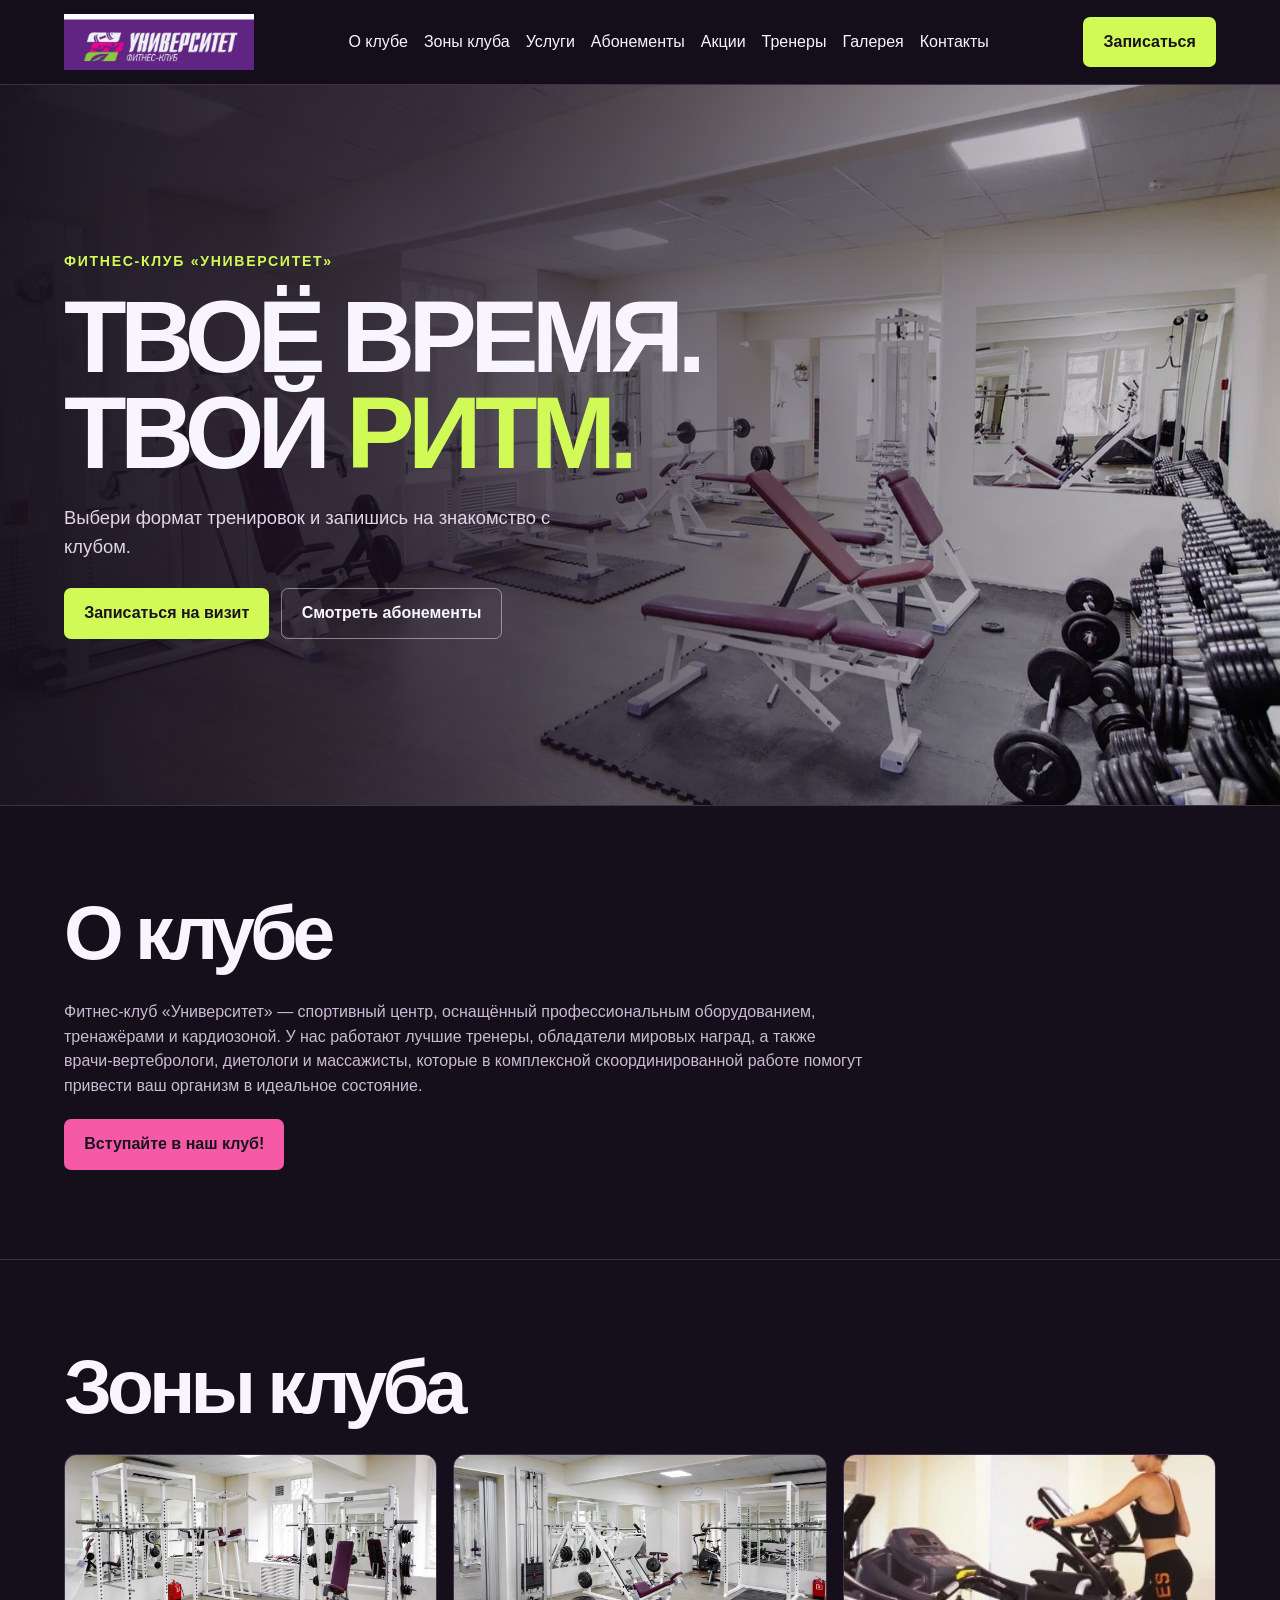
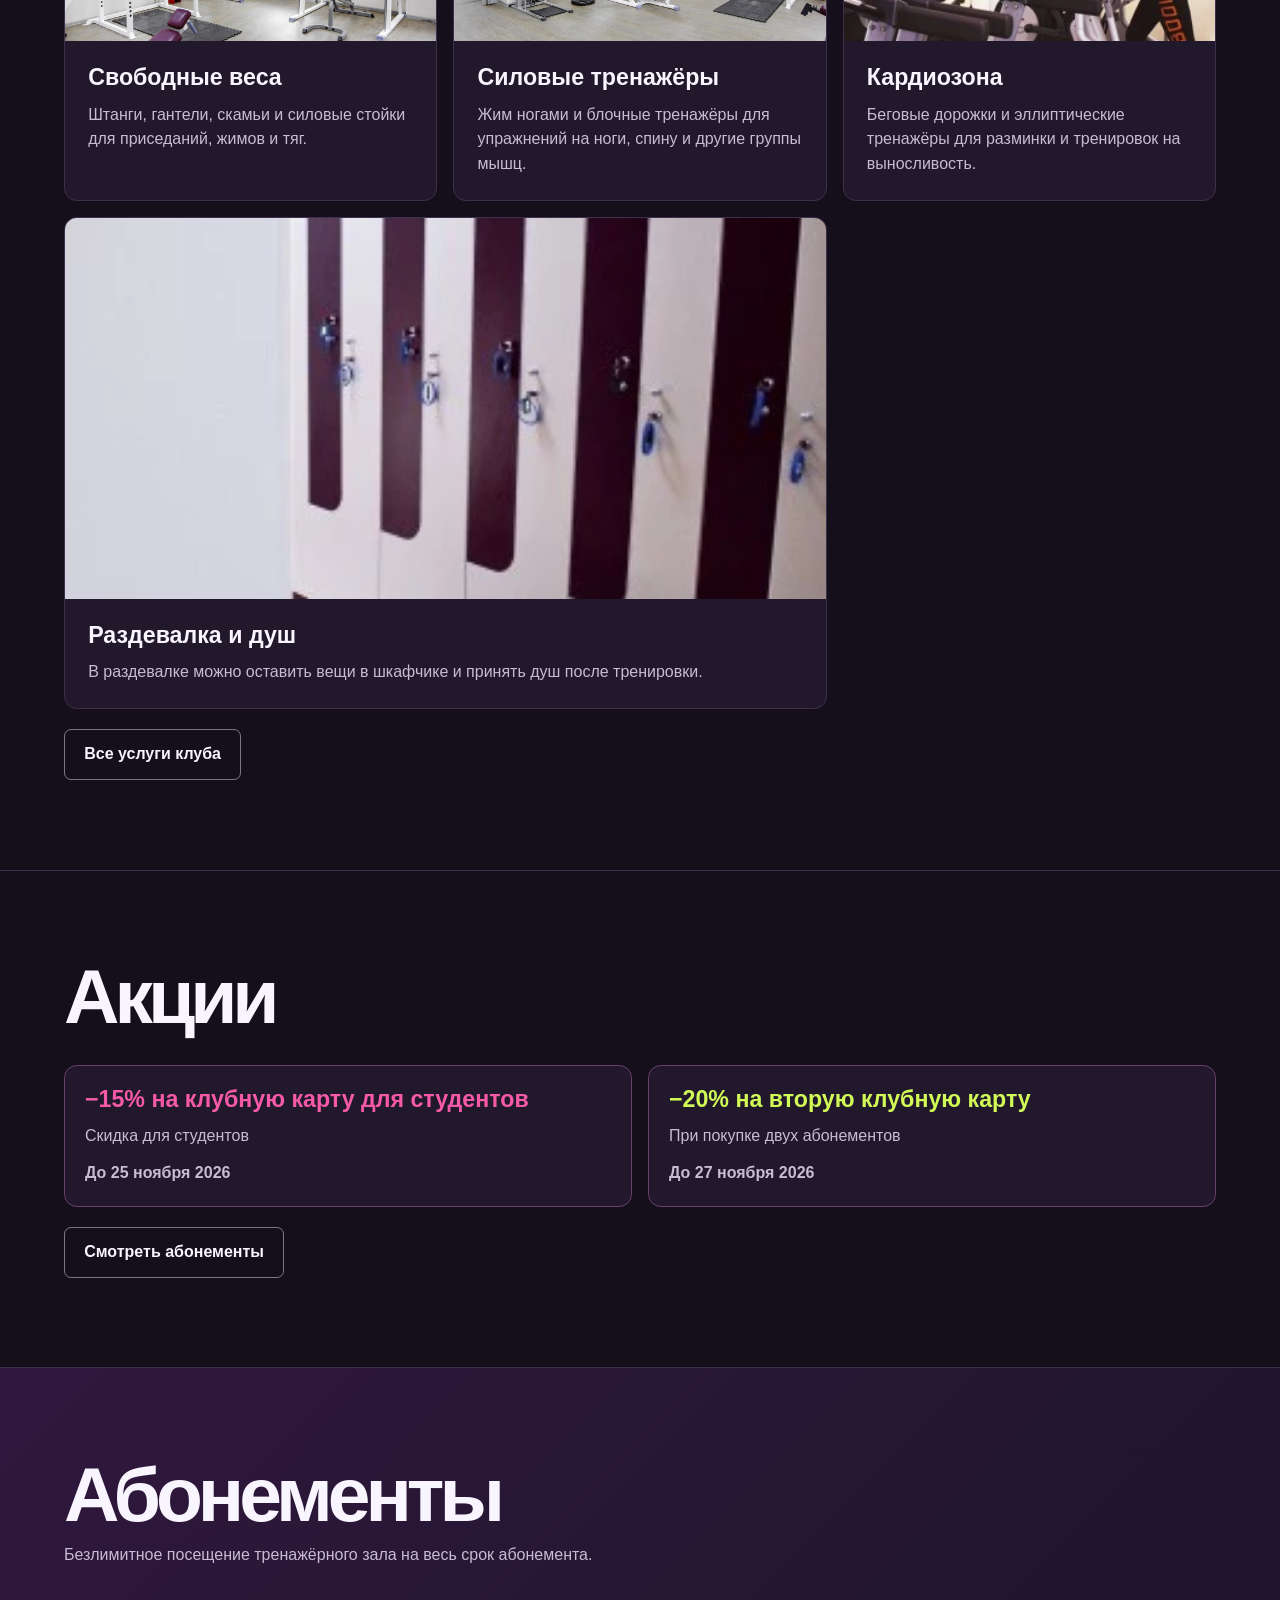
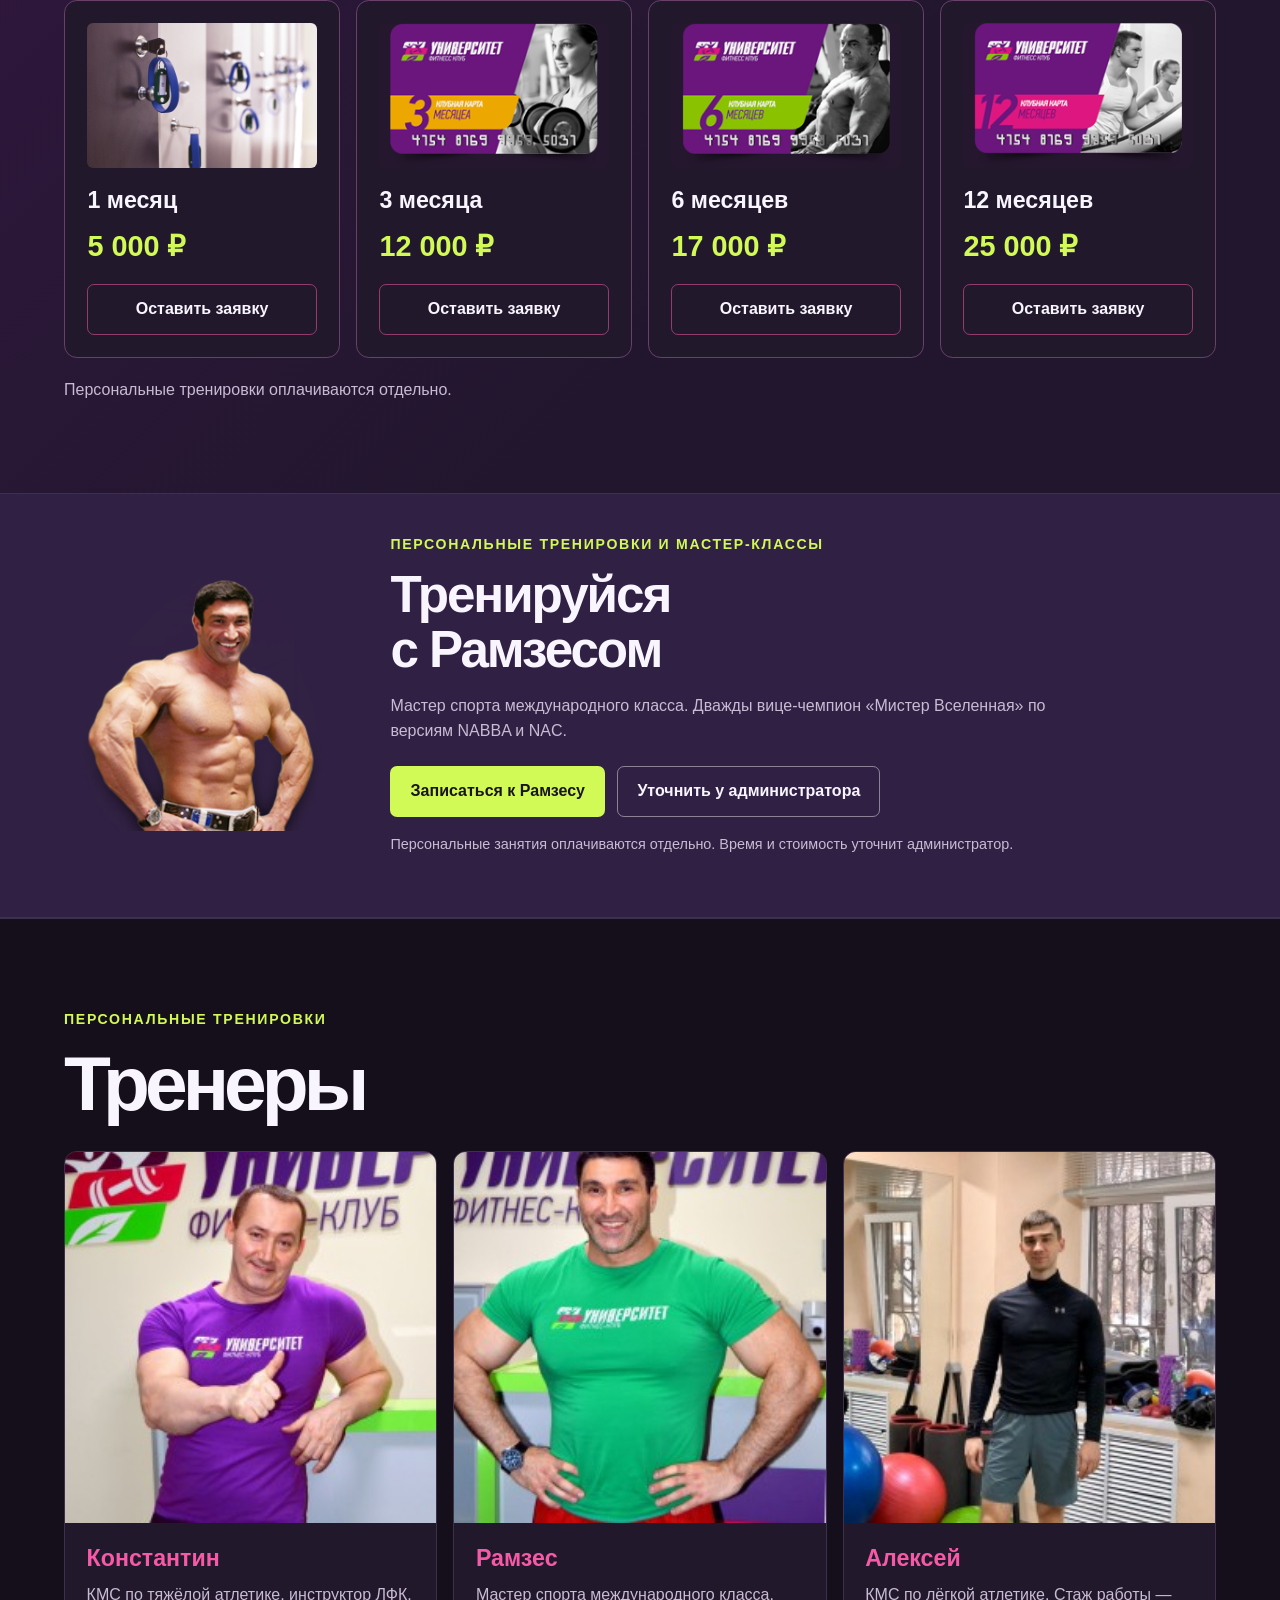
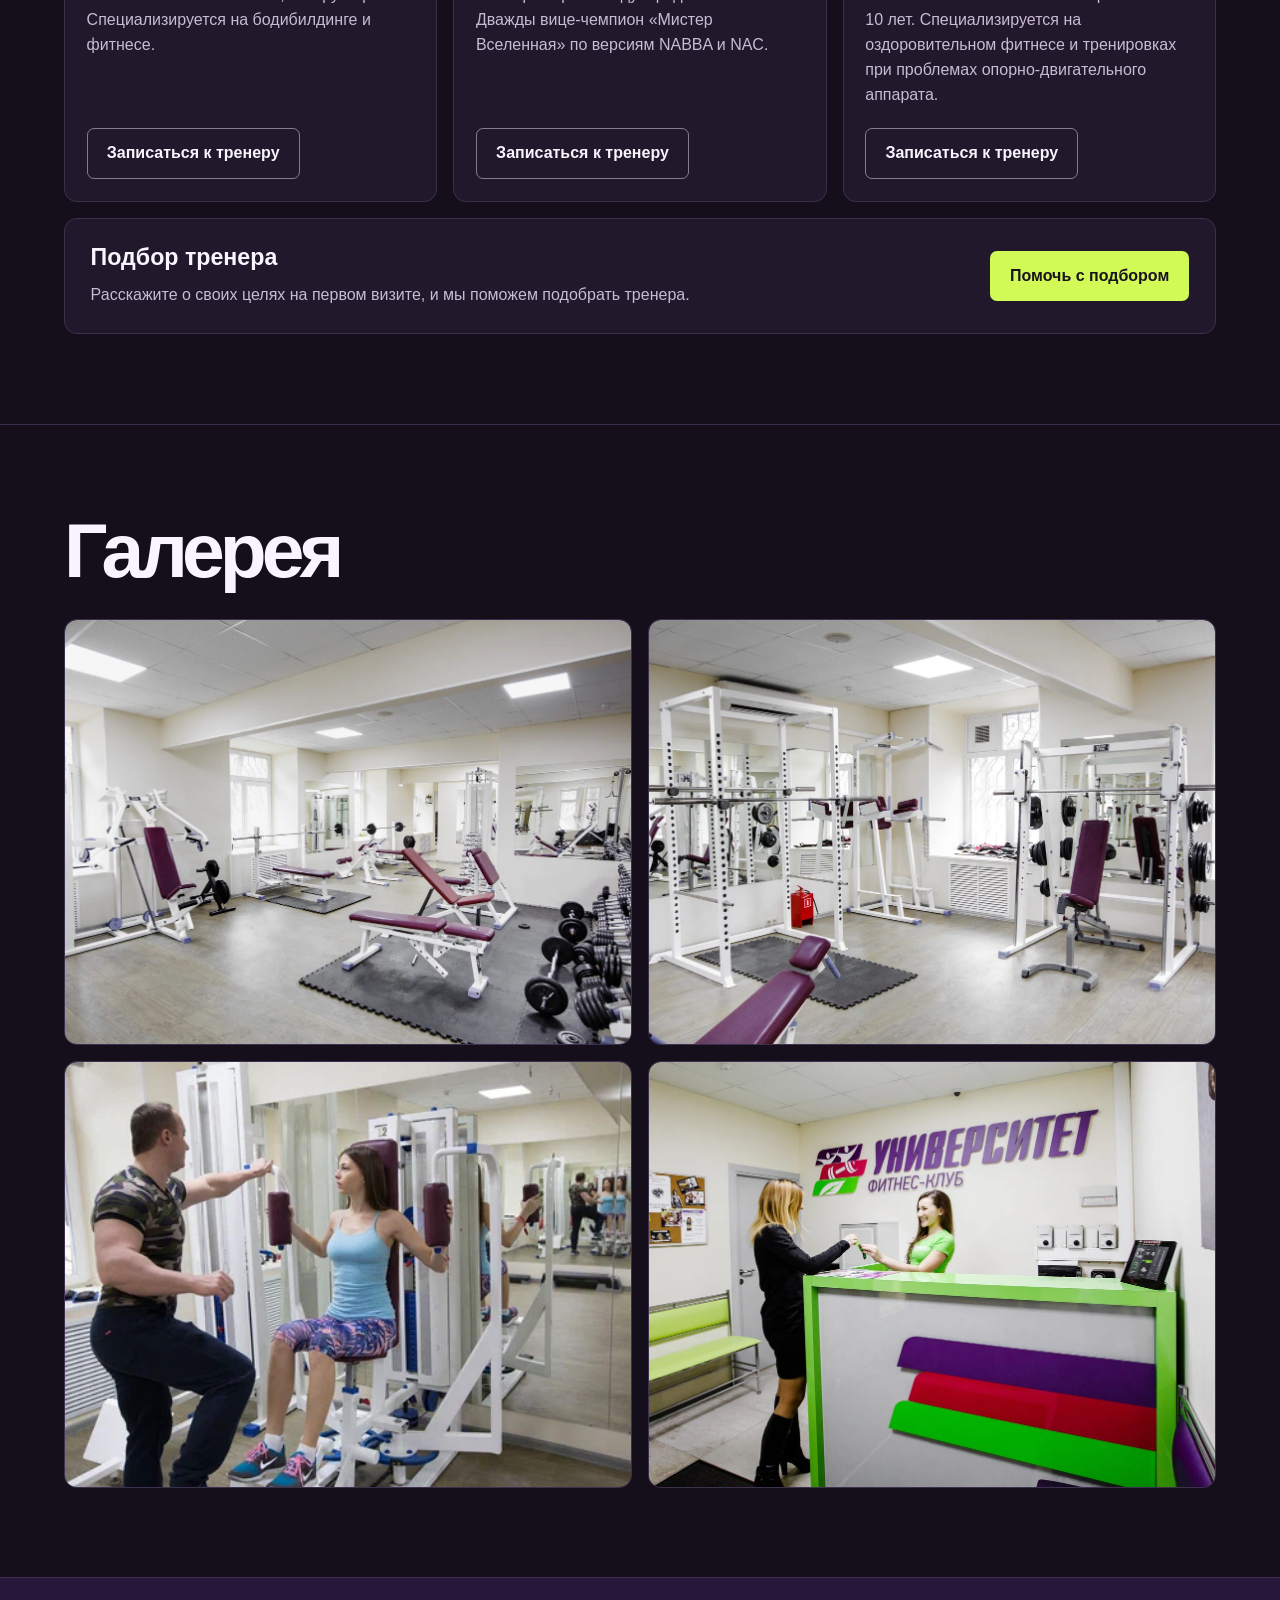
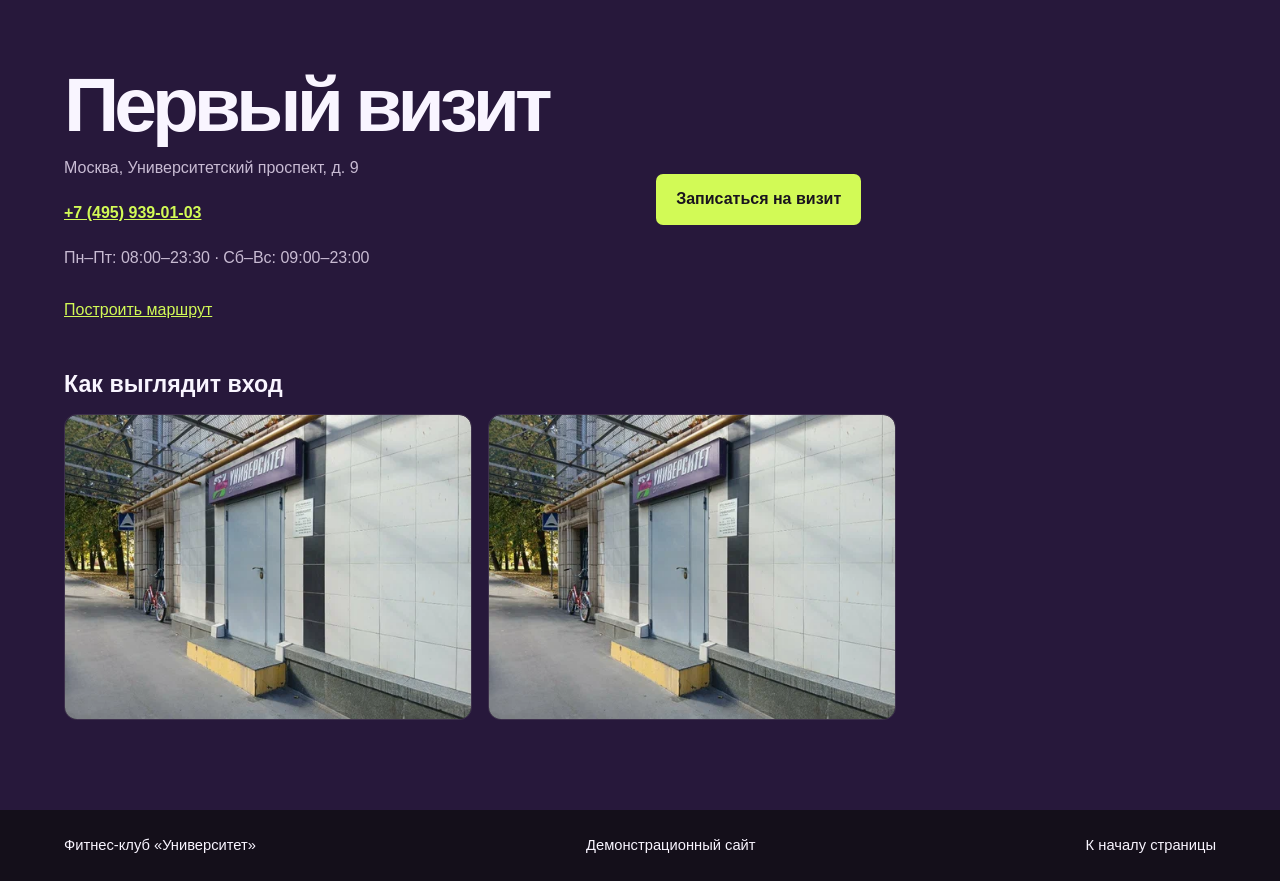
<file: index.html>
<!DOCTYPE html>

<html lang="ru"><head><meta http-equiv="Content-Type" content="text/html; charset=UTF-8">

<meta name="viewport" content="width=device-width, initial-scale=1">
<meta name="theme-color" content="#140f1a">
<title>Университет — фитнес-клуб</title>
<link rel="stylesheet" href="styles.css">
<link rel="stylesheet" href="release.css"><meta name="description" content="Фитнес-клуб Университет в Москве: тренажёрный зал, персональные тренировки, тренеры и абонементы. Университетский проспект, 9."></head>
<body>
<header class="header"><div class="wrap bar">
<a class="brand" href="#home" aria-label="Университет — главная"><img src="assets/logo.png" alt="Университет фитнес-клуб"></a>
<button type="button" class="menu-toggle" aria-expanded="false" aria-controls="main-navigation">Меню</button><nav id="main-navigation" aria-label="Разделы сайта"><a href="#about">О клубе</a><a href="#zones">Зоны клуба</a><a href="services.html">Услуги</a><a href="#plans">Абонементы</a><a href="#offers">Акции</a><a href="#coaches">Тренеры</a><a href="#gallery">Галерея</a><a href="#contacts">Контакты</a></nav>
<button class="btn" type="button" data-visit="">Записаться</button>
</div></header>
<main id="home">
<section class="hero"><div class="wrap hero-copy"><span class="eyebrow">Фитнес-клуб «Университет»</span><h1>Твоё время.<br>Твой <em>ритм.</em></h1><p>Выбери формат тренировок и запишись на знакомство с клубом.</p><div class="actions"><button class="btn" type="button" data-visit="">Записаться на визит</button><a class="btn outline" href="#plans">Смотреть абонементы</a></div></div></section>
<section class="section" id="about"><div class="wrap">
<div class="section-title"><h2>О клубе</h2></div>
<div class="about-copy">
<p>Фитнес-клуб «Университет» — спортивный центр, оснащённый профессиональным оборудованием, тренажёрами и кардиозоной. У нас работают лучшие тренеры, обладатели мировых наград, а также врачи-вертебрологи, диетологи и массажисты, которые в комплексной скоординированной работе помогут привести ваш организм в идеальное состояние.</p>
<p><a class="btn" href="#plans">Вступайте в наш клуб!</a></p>
</div></div></section>
<section class="section" id="zones"><div class="wrap">
<div class="section-title"><h2>Зоны клуба</h2></div>
<div class="grid">
<article class="card zone-card"><img src="assets/racks.webp" loading="lazy" alt=""><div class="zone-copy"><h3>Свободные веса</h3><p>Штанги, гантели, скамьи и силовые стойки для приседаний, жимов и тяг.</p></div></article>
<article class="card zone-card"><img src="assets/leg-press.webp" loading="lazy" alt=""><div class="zone-copy"><h3>Силовые тренажёры</h3><p>Жим ногами и блочные тренажёры для упражнений на ноги, спину и другие группы мышц.</p></div></article>
<article class="card zone-card"><img src="assets/cardio.webp" loading="lazy" alt="Беговые дорожки и эллиптические тренажёры"><div class="zone-copy"><h3>Кардиозона</h3><p>Беговые дорожки и эллиптические тренажёры для разминки и тренировок на выносливость.</p></div></article>
</div><div class="grid amenities-grid"><article class="card zone-card"><img src="assets/locker-room.webp" loading="lazy" alt="Шкафчики в раздевалке клуба"><div class="zone-copy"><h3>Раздевалка и душ</h3><p>В раздевалке можно оставить вещи в шкафчике и принять душ после тренировки.</p></div></article></div><p class="offer-link"><a class="btn outline" href="services.html">Все услуги клуба</a></p></div></section>
<section class="section offers" id="offers"><div class="wrap">
<div class="section-title"><h2>Акции</h2></div>
<div class="offer-grid"><article class="card offer-card">

<div class="offer-copy"><h3>−15% на клубную карту для студентов</h3><p>Скидка для студентов</p><p class="offer-date">До <time datetime="2026-11-25">25 ноября 2026</time></p></div>
</article><article class="card offer-card">

<div class="offer-copy"><h3>−20% на вторую клубную карту</h3><p>При покупке двух абонементов</p><p class="offer-date">До <time datetime="2026-11-27">27 ноября 2026</time></p></div>
</article></div>
<p class="offer-link"><a class="btn outline" href="#plans">Смотреть абонементы</a></p>
</div></section>
<section class="section plans" id="plans"><div class="wrap">
<div class="section-title"><h2>Абонементы</h2><p>Безлимитное посещение тренажёрного зала на весь срок абонемента.</p></div>
<div class="grid plan-grid">
<article class="card"><img class="membership-image membership-month" src="assets/membership-month.jpg" alt="Шкафчики клуба — абонемент на один месяц" width="222" height="140" loading="lazy" decoding="async"><h3>1 месяц</h3><p class="price"><strong>5 000 ₽</strong></p><button type="button" class="btn outline" data-visit="1 месяц" aria-label="Оставить заявку на абонемент: 1 месяц">Оставить заявку</button></article>
<article class="card"><img class="membership-image" src="assets/membership-3.png" alt="Клубная карта: 3 месяца" width="222" height="140" loading="lazy" decoding="async"><h3>3 месяца</h3><p class="price"><strong>12 000 ₽</strong></p><button type="button" class="btn outline" data-visit="3 месяца" aria-label="Оставить заявку на абонемент: 3 месяца">Оставить заявку</button></article>
<article class="card"><img class="membership-image" src="assets/membership-6.png" alt="Клубная карта: 6 месяцев" width="222" height="140" loading="lazy" decoding="async"><h3>6 месяцев</h3><p class="price"><strong>17 000 ₽</strong></p><button type="button" class="btn outline" data-visit="6 месяцев" aria-label="Оставить заявку на абонемент: 6 месяцев">Оставить заявку</button></article>
<article class="card"><img class="membership-image" src="assets/membership-12.png" alt="Клубная карта: 12 месяцев" width="222" height="140" loading="lazy" decoding="async"><h3>12 месяцев</h3><p class="price"><strong>25 000 ₽</strong></p><button type="button" class="btn outline" data-visit="12 месяцев" aria-label="Оставить заявку на абонемент: 12 месяцев">Оставить заявку</button></article>
</div>
<p class="plan-note">Персональные тренировки оплачиваются отдельно.</p>
</div></section>
<section class="ramzes-feature" aria-labelledby="ramzes-heading"><div class="wrap ramzes-layout"><img class="ramzes-portrait" src="assets/ramzes-feature.png" alt="Рамзес, тренер клуба Университет" width="225" height="235" loading="lazy" decoding="async"><div class="ramzes-copy"><span class="eyebrow">Персональные тренировки и мастер-классы</span><h2 id="ramzes-heading">Тренируйся<br>с Рамзесом</h2><p>Мастер спорта международного класса. Дважды вице-чемпион «Мистер Вселенная» по версиям NABBA и NAC.</p><div class="actions"><button class="btn" type="button" data-visit="Тренер: Рамзес">Записаться к Рамзесу</button><a class="btn outline" href="tel:+74959390103">Уточнить у администратора</a></div><p class="small-note">Персональные занятия оплачиваются отдельно. Время и стоимость уточнит администратор.</p></div></div></section><section class="section" id="coaches"><div class="wrap">
<div class="section-title"><span class="eyebrow">Персональные тренировки</span><h2>Тренеры</h2></div>
<div class="grid coach-grid"><article class="card coach-card">
<img class="coach-photo" src="assets/coach-konstantin.jpg" alt="Тренер Константин" width="237" height="237" loading="lazy" decoding="async">
<div class="coach-copy"><h3>Константин</h3><p>КМС по тяжёлой атлетике, инструктор ЛФК. Специализируется на бодибилдинге и фитнесе.</p>
<button class="btn outline" type="button" data-visit="Тренер: Константин" aria-label="Записаться к тренеру, Константин">Записаться к тренеру</button></div>
</article><article class="card coach-card">
<img class="coach-photo" src="assets/coach-ramzes.jpg" alt="Тренер Рамзес" width="237" height="237" loading="lazy" decoding="async">
<div class="coach-copy"><h3>Рамзес</h3><p>Мастер спорта международного класса. Дважды вице-чемпион «Мистер Вселенная» по версиям NABBA и NAC.</p>
<button class="btn outline" type="button" data-visit="Тренер: Рамзес" aria-label="Записаться к тренеру, Рамзес">Записаться к тренеру</button></div>
</article><article class="card coach-card">
<img class="coach-photo" src="assets/coach-aleksey.jpg" alt="Тренер Алексей" width="237" height="237" loading="lazy" decoding="async">
<div class="coach-copy"><h3>Алексей</h3><p>КМС по лёгкой атлетике. Стаж работы — 10 лет. Специализируется на оздоровительном фитнесе и тренировках при проблемах опорно-двигательного аппарата.</p>
<button class="btn outline" type="button" data-visit="Тренер: Алексей" aria-label="Записаться к тренеру, Алексей">Записаться к тренеру</button></div>
</article></div>
<div class="card coach-assist"><div><h3>Подбор тренера</h3><p>Расскажите о своих целях на первом визите, и мы поможем подобрать тренера.</p></div><button class="btn" type="button" data-visit="Консультация по тренировкам">Помочь с подбором</button></div>
</div></section>
<section class="section gallery" id="gallery"><div class="wrap"><div class="section-title"><h2>Галерея</h2></div><div class="photo-grid"><figure class="photo"><a href="assets/benches.png"><img src="assets/benches.png" loading="lazy" decoding="async" alt="Общий вид тренажёрного зала"></a></figure>
<figure class="photo"><a href="assets/strength.png"><img src="assets/strength.png" loading="lazy" decoding="async" alt="Силовая зона"></a></figure>
<figure class="photo"><a href="assets/coaching.png"><img src="assets/coaching.png" loading="lazy" decoding="async" alt="Персональная тренировка"></a></figure>
<figure class="photo"><a href="assets/reception.png"><img src="assets/reception.png" loading="lazy" decoding="async" alt="Ресепшен клуба"></a></figure></div></div></section>
<section class="section contact" id="contacts"><div class="wrap split"><div><h2>Первый визит</h2><p>Москва, Университетский проспект, д. 9</p><p><a class="contact-phone" href="tel:+74959390103">+7 (495) 939-01-03</a></p><p class="hours">Пн–Пт: 08:00–23:30 · Сб–Вс: 09:00–23:00</p><a class="route-link" href="https://yandex.ru/maps/?text=%D0%9C%D0%BE%D1%81%D0%BA%D0%B2%D0%B0%2C%20%D0%A3%D0%BD%D0%B8%D0%B2%D0%B5%D1%80%D1%81%D0%B8%D1%82%D0%B5%D1%82%D1%81%D0%BA%D0%B8%D0%B9%20%D0%BF%D1%80%D0%BE%D1%81%D0%BF%D0%B5%D0%BA%D1%82%2C%209" target="_blank" rel="noopener noreferrer">Построить маршрут</a></div><div><button class="btn" type="button" data-visit="">Записаться на визит</button></div></div><div class="wrap entrance"><h3>Как выглядит вход</h3><div class="photo-grid"><figure class="photo"><a href="assets/entrance.png" aria-label="Открыть фото: Дверь клуба под фирменной вывеской"><img src="assets/entrance.png" loading="lazy" decoding="async" alt="Дверь клуба под фирменной вывеской"></a></figure>
<figure class="photo"><a href="assets/entrance.png" aria-label="Открыть фото: Вход в клуб со стороны тротуара"><img src="assets/entrance.png" loading="lazy" decoding="async" alt="Вход в клуб со стороны тротуара"></a></figure>
</div></div></section>
</main>
<div class="mobile-actions" aria-label="Связь с клубом"><a class="btn outline" href="tel:+74959390103">Позвонить</a><button class="btn" type="button" data-visit="">Записаться</button></div><footer class="footer"><div class="wrap"><span>Фитнес-клуб «Университет»</span><span>Демонстрационный сайт</span><a href="#home">К началу страницы</a></div></footer>
<dialog id="visit" aria-labelledby="visit-title" aria-describedby="visit-description"><button type="button" class="close" data-close aria-label="Закрыть окно">×</button><h2 id="visit-title">Запись в клуб</h2><p id="visit-description">Демонстрационная форма: данные не отправляются. Для настоящей записи позвоните администратору.</p><a class="dialog-phone" href="tel:+74959390103">+7 (495) 939-01-03</a><form id="request" novalidate><label for="visit-name">Ваше имя</label><input id="visit-name" name="name" autocomplete="name" maxlength="80" required aria-describedby="name-error"><p class="field-error" id="name-error" aria-live="polite"></p><label for="visit-phone">Телефон</label><input id="visit-phone" type="tel" inputmode="tel" name="phone" autocomplete="tel" placeholder="+7 900 000-00-00" maxlength="24" required aria-describedby="phone-error"><p class="field-error" id="phone-error" aria-live="polite"></p><label for="visit-topic">Что вас интересует</label><select id="visit-topic" name="topic"><option>Первый визит</option><option>1 месяц</option><option>3 месяца</option><option>6 месяцев</option><option>12 месяцев</option><option>Консультация по тренировкам</option><option>Тренер: Константин</option><option>Тренер: Рамзес</option><option>Тренер: Алексей</option></select><button class="btn" type="submit">Проверить форму</button></form><div id="done" hidden tabindex="-1"><p>Форма заполнена верно. Это демонстрация — заявка не отправлена.</p><a class="btn" href="tel:+74959390103">Позвонить в клуб</a><button class="btn outline" type="button" id="edit-request">Изменить данные</button><button class="btn outline" type="button" data-close>Вернуться на сайт</button></div></dialog><dialog id="lightbox" aria-label="Просмотр фотографий"><button class="close" type="button" data-close aria-label="Закрыть фотографию">×</button><img id="lightbox-image" alt=""><p id="lightbox-caption" aria-live="polite"></p><div class="lightbox-controls"><button class="btn outline" id="previous-photo" type="button">Предыдущее</button><button class="btn outline" id="next-photo" type="button">Следующее</button></div></dialog><script src="app.js" defer></script></body></html>
</file>
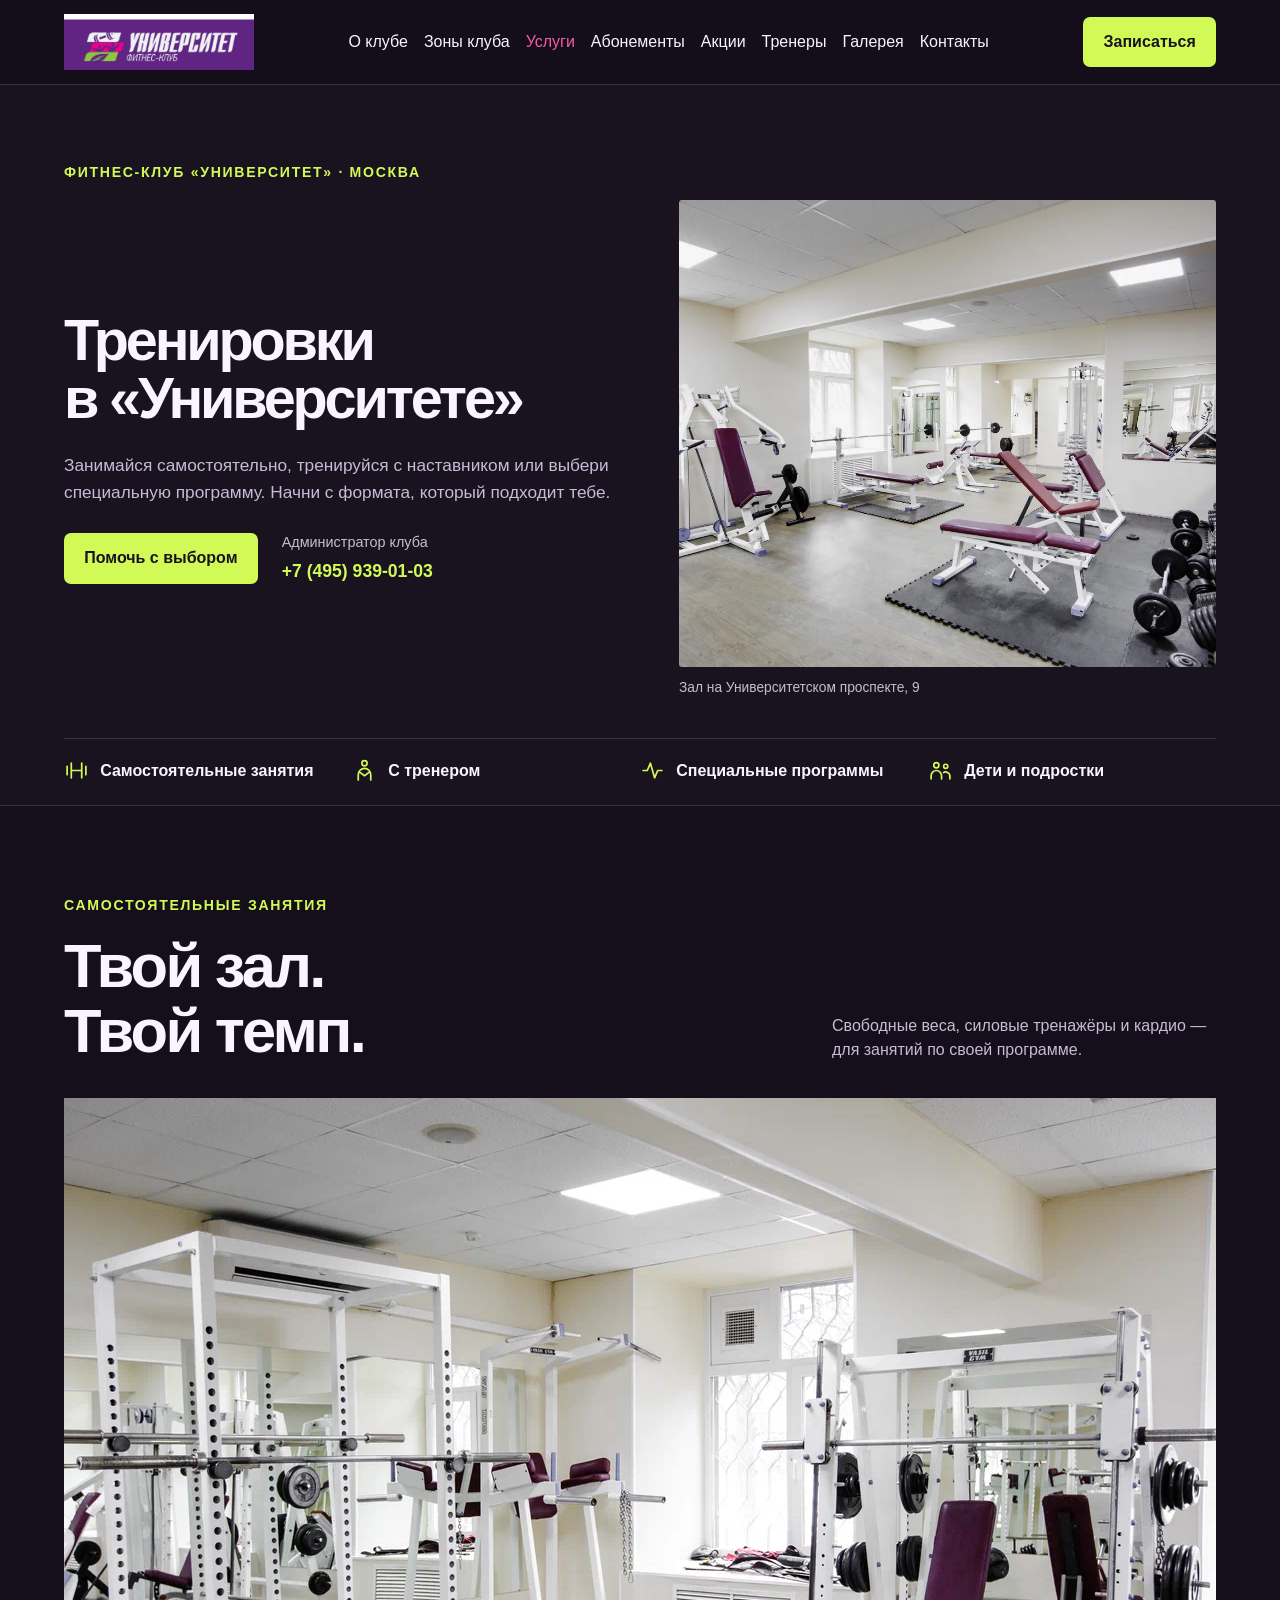
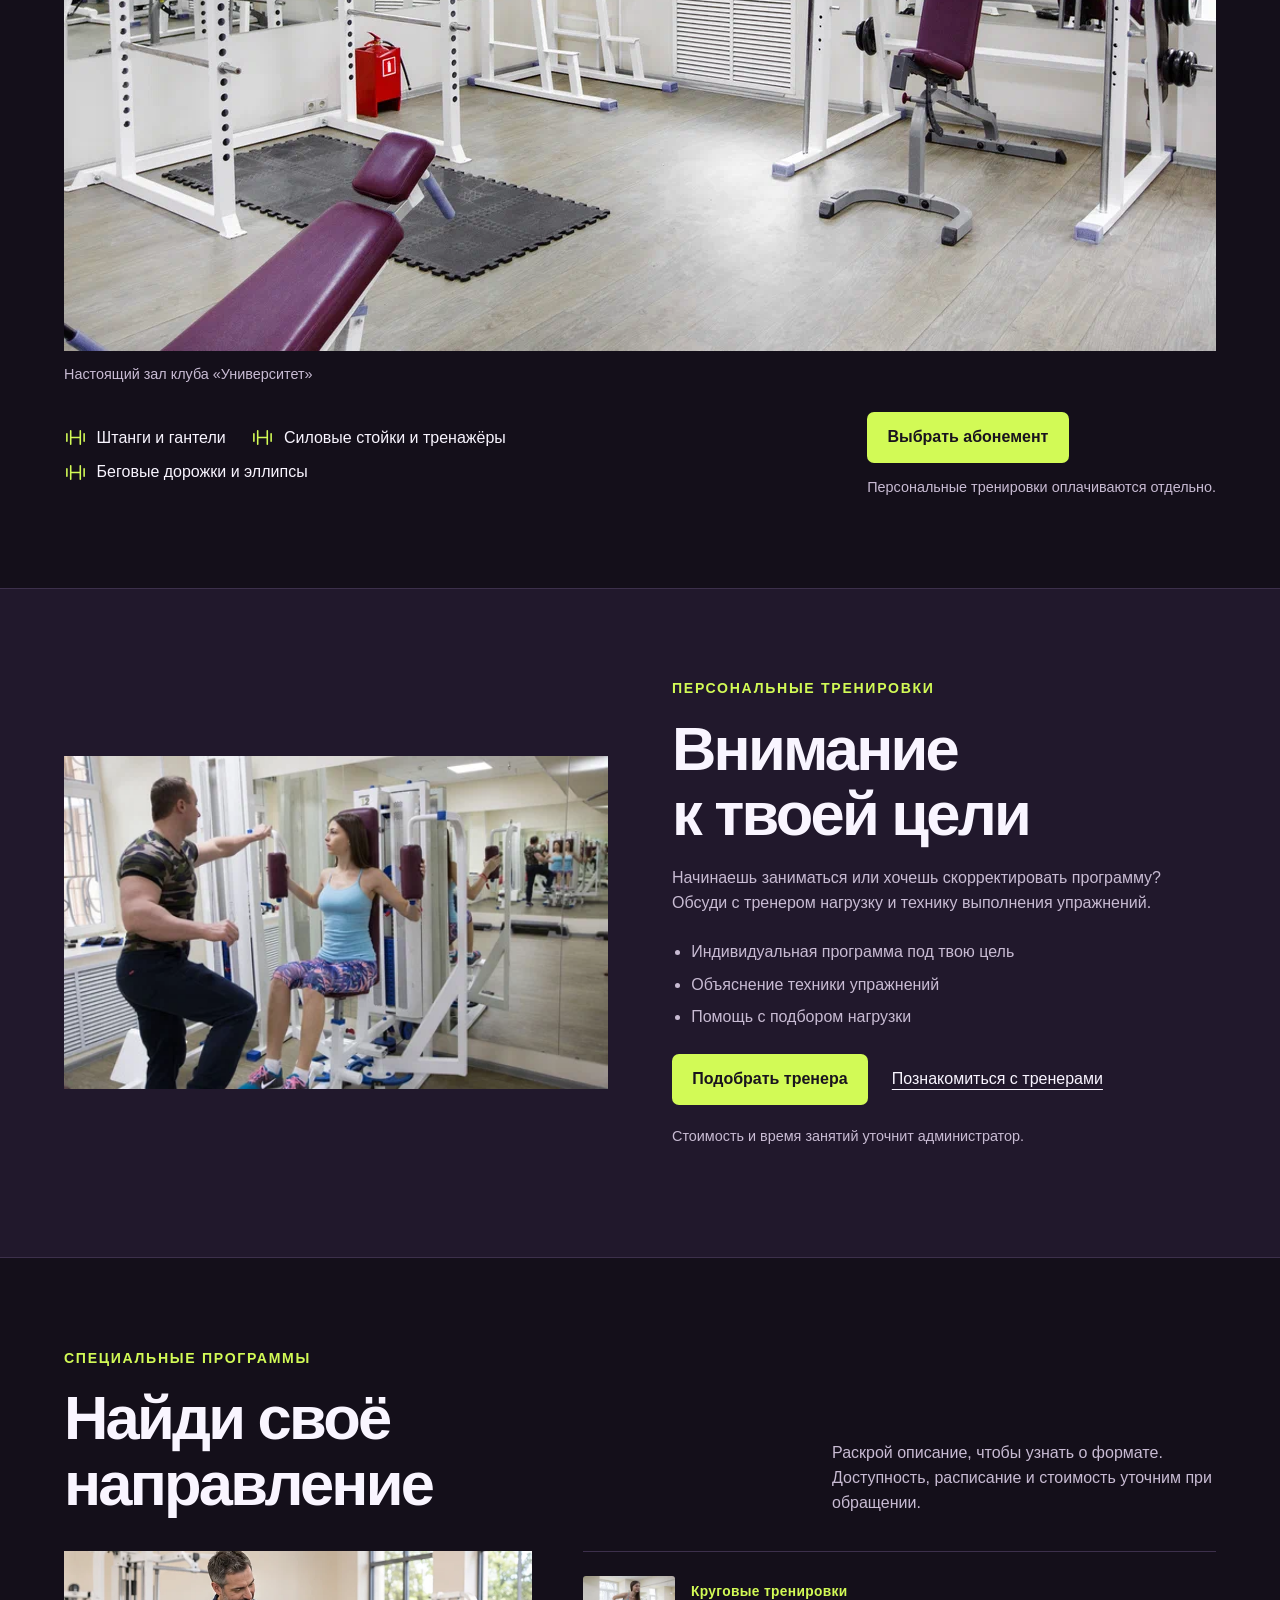
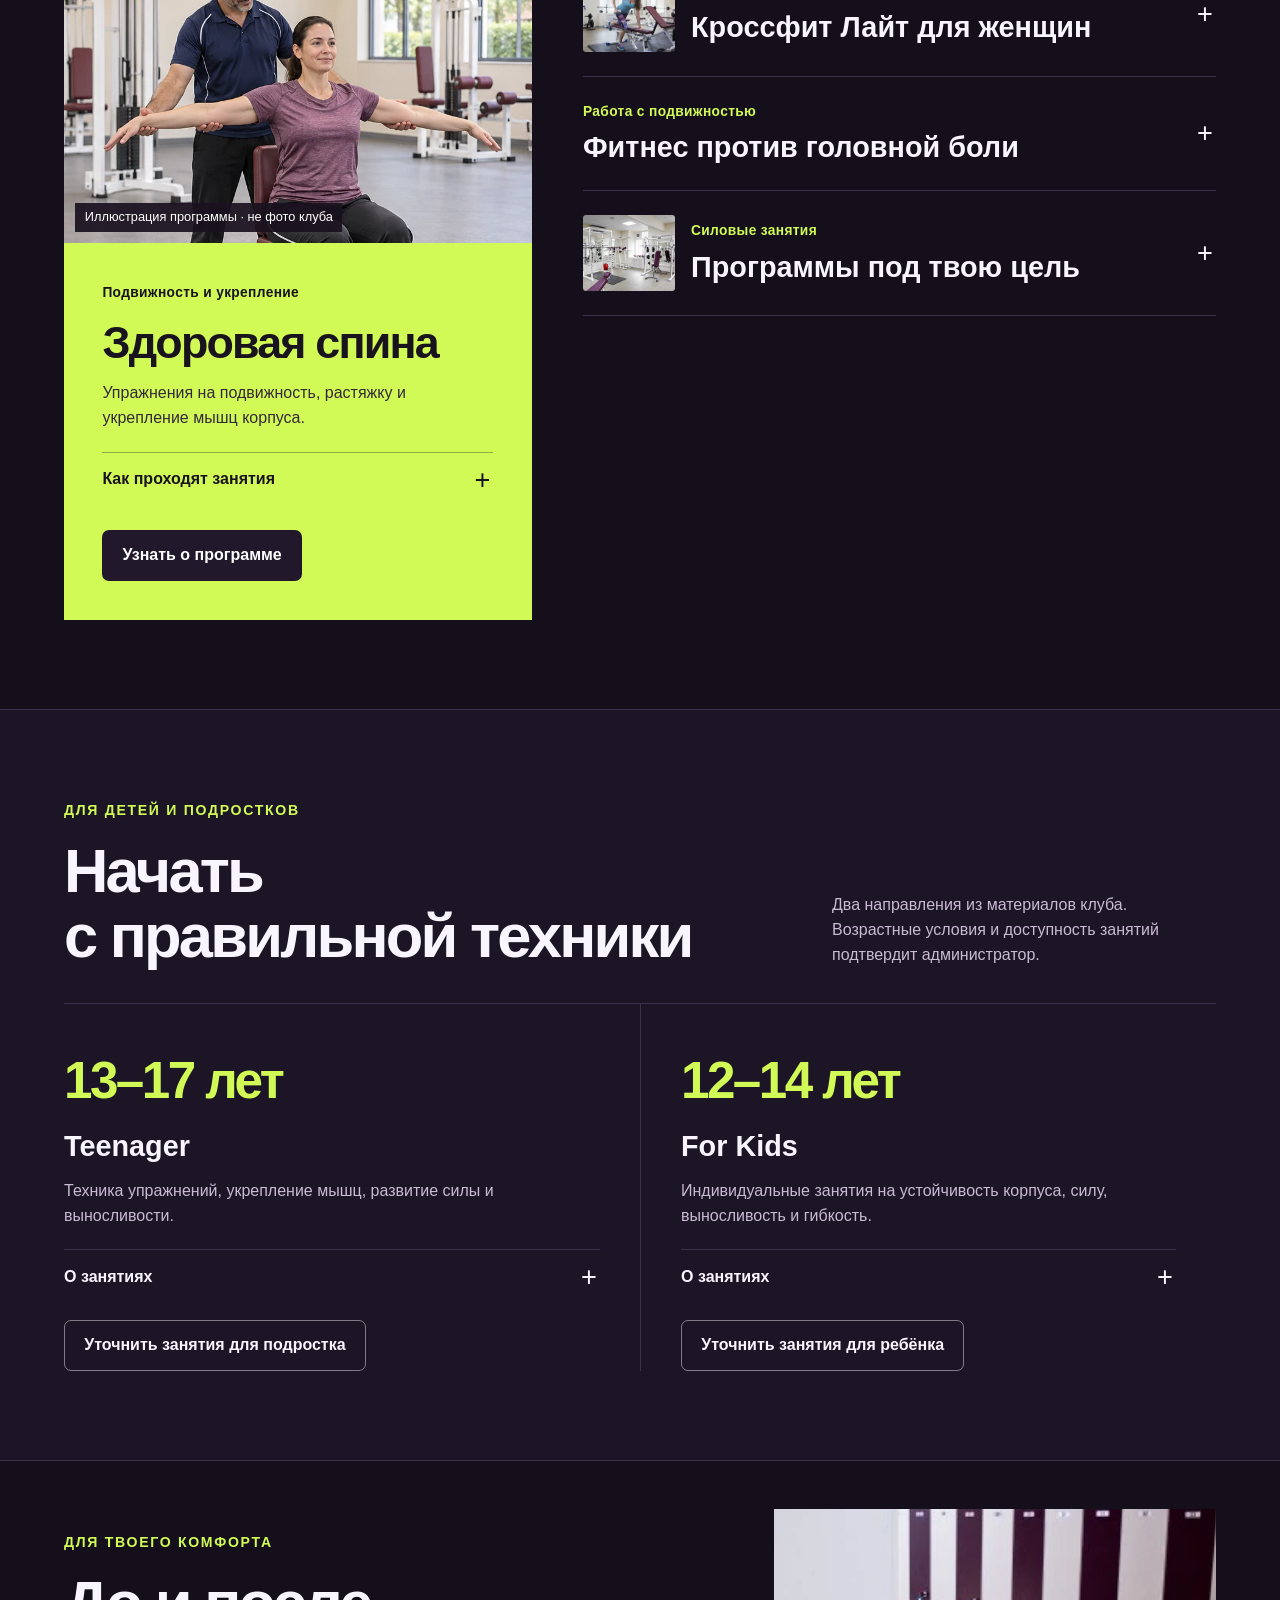
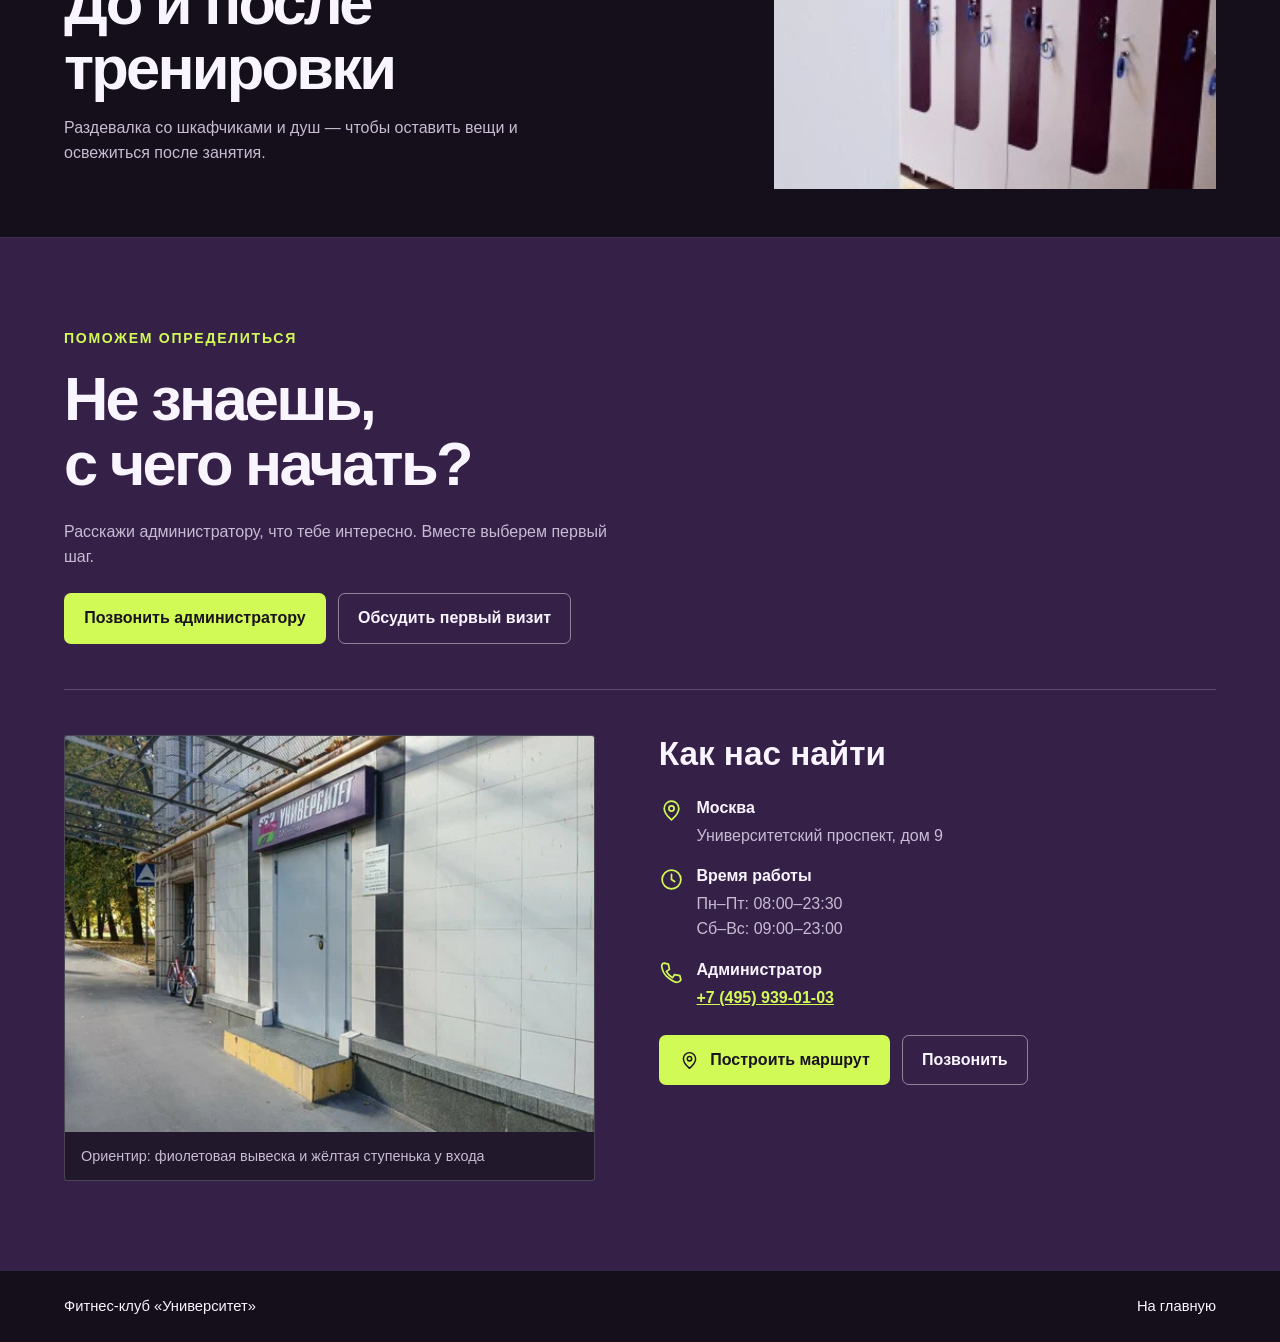
<file: services.html>
<!DOCTYPE html>

<html lang="ru"><head><meta http-equiv="Content-Type" content="text/html; charset=UTF-8"><meta name="viewport" content="width=device-width,initial-scale=1">
<meta name="theme-color" content="#140f1a"><title>Услуги — фитнес-клуб «Университет»</title>
<link rel="stylesheet" href="styles.css"><link rel="stylesheet" href="services-v2.css"><link rel="stylesheet" href="services-v3.css"><link rel="stylesheet" href="release.css"><meta name="description" content="Услуги фитнес-клуба Университет: самостоятельные занятия, персональные тренировки, специальные программы и занятия для детей и подростков."></head>
<body><header class="header"><div class="wrap bar">
<a class="brand" href="index.html#home" aria-label="Университет — главная"><img src="assets/logo.png" alt="Университет фитнес-клуб"></a>
<button type="button" class="menu-toggle" aria-expanded="false" aria-controls="main-navigation">Меню</button><nav id="main-navigation" aria-label="Разделы сайта"><a href="index.html#about">О клубе</a><a href="index.html#zones">Зоны клуба</a><a href="services.html" aria-current="page">Услуги</a><a href="index.html#plans">Абонементы</a><a href="index.html#offers">Акции</a><a href="index.html#coaches">Тренеры</a><a href="index.html#gallery">Галерея</a><a href="index.html#contacts">Контакты</a></nav>
<button class="btn" type="button" data-visit="">Записаться</button>
</div></header><main id="services-home">
<section class="service-intro"><div class="wrap">
 <span class="eyebrow">Фитнес-клуб «Университет» · Москва</span>
<div class="service-opening"><div class="opening-copy"><h1>Тренировки<br>в «Университете»</h1><p>Занимайся самостоятельно, тренируйся с наставником или выбери специальную программу. Начни с формата, который подходит тебе.</p><div class="actions"><button class="btn" type="button" data-visit="Помощь с выбором направления">Помочь с выбором</button><a class="intro-call" href="tel:+74959390103">Администратор клуба<br><strong>+7 (495) 939-01-03</strong></a></div></div><figure class="opening-photo"><img src="assets/gym.webp" width="1280" height="853" fetchpriority="high" decoding="async" alt="Силовые тренажёры и скамьи в светлом зале клуба Университет"><figcaption>Зал на Университетском проспекте, 9</figcaption></figure></div>
 <nav class="direction-nav" aria-label="Выбор направления">
  <a href="#training"><svg class="line-icon" viewBox="0 0 24 24" aria-hidden="true" focusable="false"><path d="M3 8v8m4-11v14M17 5v14m4-11v8M7 12h10"/></svg><span>Самостоятельные занятия</span></a><a href="#personal"><svg class="line-icon" viewBox="0 0 24 24" aria-hidden="true" focusable="false"><circle cx="12" cy="5" r="2.5"/><path d="M6 21v-5a6 6 0 0 1 12 0v5M8 14l4 3 4-3"/></svg><span>С тренером</span></a><a href="#programs"><svg class="line-icon" viewBox="0 0 24 24" aria-hidden="true" focusable="false"><path d="M3 12h4l3-7 4 14 3-7h4"/></svg><span>Специальные программы</span></a><a href="#youth"><svg class="line-icon" viewBox="0 0 24 24" aria-hidden="true" focusable="false"><circle cx="8" cy="7" r="2.5"/><circle cx="17" cy="8" r="2"/><path d="M3 20v-3a5 5 0 0 1 10 0v3m2-6a4 4 0 0 1 6 3v3"/></svg><span>Дети и подростки</span></a>
 </nav>
</div></section>

<section class="section service-training" id="training"><div class="wrap">
 <div class="section-heading"><div><span class="eyebrow">Самостоятельные занятия</span><h2>Твой зал.<br>Твой темп.</h2></div><p>Свободные веса, силовые тренажёры и кардио — для занятий по своей программе.</p></div>
 <figure class="wide-gym"><img src="assets/strength.png" alt="Силовая зона клуба со стойками, штангами и скамьями" width="1280" height="853" loading="lazy" decoding="async"><figcaption>Настоящий зал клуба «Университет»</figcaption></figure>
 <div class="training-bottom"><ul class="equipment-list"><li><svg class="line-icon" viewBox="0 0 24 24" aria-hidden="true" focusable="false"><path d="M3 8v8m4-11v14M17 5v14m4-11v8M7 12h10"/></svg>Штанги и гантели</li><li><svg class="line-icon" viewBox="0 0 24 24" aria-hidden="true" focusable="false"><path d="M3 8v8m4-11v14M17 5v14m4-11v8M7 12h10"/></svg>Силовые стойки и тренажёры</li><li><svg class="line-icon" viewBox="0 0 24 24" aria-hidden="true" focusable="false"><path d="M3 8v8m4-11v14M17 5v14m4-11v8M7 12h10"/></svg>Беговые дорожки и эллипсы</li></ul><div><a class="btn" href="index.html#plans">Выбрать абонемент</a><p class="small-note">Персональные тренировки оплачиваются отдельно.</p></div></div>
</div></section>

<section class="section personal-section" id="personal"><div class="wrap personal-layout">
 <figure class="personal-photo"><img src="assets/coaching.png" width="500" height="333" alt="Тренер помогает посетительнице освоить упражнение на тренажёре" loading="lazy" decoding="async"></figure>
 <div class="personal-copy"><span class="eyebrow">Персональные тренировки</span><h2>Внимание<br>к твоей цели</h2><p>Начинаешь заниматься или хочешь скорректировать программу? Обсуди с тренером нагрузку и технику выполнения упражнений.</p><ul class="plain-list"><li>Индивидуальная программа под твою цель</li><li>Объяснение техники упражнений</li><li>Помощь с подбором нагрузки</li></ul><div class="actions"><button class="btn" type="button" data-visit="Консультация по тренировкам">Подобрать тренера</button><a class="text-link" href="index.html#coaches">Познакомиться с тренерами</a></div><p class="small-note">Стоимость и время занятий уточнит администратор.</p></div>
</div></section>

<section class="section" id="programs"><div class="wrap">
 <div class="section-heading"><div><span class="eyebrow">Специальные программы</span><h2>Найди своё<br>направление</h2></div><p>Раскрой описание, чтобы узнать о формате. Доступность, расписание и стоимость уточним при обращении.</p></div>
 <div class="program-editorial">
  <article class="featured-program"><figure class="program-visual"><img src="assets/service-mobility.webp" width="768" height="512" loading="lazy" decoding="async" alt="Иллюстрация: занятие на подвижность с инструктором"><figcaption>Иллюстрация программы · не фото клуба</figcaption></figure><div class="featured-program-body"><span class="program-tag">Подвижность и укрепление</span><h3>Здоровая спина</h3><p>Упражнения на подвижность, растяжку и укрепление мышц корпуса.</p><details><summary>Как проходят занятия</summary><div class="detail-copy"><p>В программе есть элементы фитнес-йоги и пилатеса. Подходящий формат и нагрузку нужно обсудить с тренером.</p><p>Стоимость, продолжительность и время занятий уточнит администратор.</p></div></details><button class="btn" type="button" data-visit="Здоровая спина">Узнать о программе</button></div></article>
  <div class="program-rows">
   <details class="program-row"><summary><img class="program-thumbnail" src="assets/service-crossfit.webp" width="147" height="220" loading="lazy" alt=""><span><span class="program-tag">Круговые тренировки</span><strong>Кроссфит Лайт для женщин</strong></span></summary><div class="detail-copy"><p>Сочетание кардио, гимнастики и упражнений с отягощениями. По материалам клуба — до четырёх участниц, тренер Константин. Текущий состав группы и время занятий требуют уточнения.</p><button class="btn outline" type="button" data-visit="Кроссфит Лайт для женщин">Уточнить запись в группу</button></div></details>
   <details class="program-row"><summary><span><span class="program-tag">Работа с подвижностью</span><strong>Фитнес против головной боли</strong></span></summary><div class="detail-copy"><p>Упражнения с акцентом на шейный отдел. Содержание программы и подходящую нагрузку обсуди с тренером.</p><button class="btn outline" type="button" data-visit="Фитнес против головной боли">Уточнить программу</button></div></details>
   <details class="program-row"><summary><img class="program-thumbnail" src="assets/racks.webp" width="1280" height="853" loading="lazy" alt=""><span><span class="program-tag">Силовые занятия</span><strong>Программы под твою цель</strong></span></summary><div class="detail-copy"><p>На прежней странице клуба представлены следующие программы. Администратор поможет уточнить, какие доступны сейчас.</p><ul class="goal-list"><li><strong>Красота стройного тела</strong> — упражнения на мышцы живота, ягодиц и бёдер для начинающих.</li><li><strong>Увеличение мышечной массы</strong> — силовая программа с элементами тяжёлой атлетики, бодибилдинга и кроссфита.</li><li><strong>Укрепление мышечного корсета</strong> — работа с мышцами спины и корпуса.</li><li><strong>Супер-талия</strong> — упражнения на мышцы живота и спины.</li><li><strong>Бодибилдинг</strong> — развитие мышц и работа над пропорциями тела.</li></ul><button class="btn outline" type="button" data-visit="Подбор силовой программы">Обсудить программу</button></div></details>
  </div>
 </div>
</div></section>

<section class="section youth-section" id="youth"><div class="wrap">
 <div class="section-heading"><div><span class="eyebrow">Для детей и подростков</span><h2>Начать<br>с правильной техники</h2></div><p>Два направления из материалов клуба. Возрастные условия и доступность занятий подтвердит администратор.</p></div>
 <div class="youth-options">
  <article class="youth-option"><span class="age-label">13–17 лет</span><h3>Teenager</h3><p>Техника упражнений, укрепление мышц, развитие силы и выносливости.</p><details><summary>О занятиях</summary><div class="detail-copy"><p>Формат, продолжительность, стоимость и возможность записи на подходящее время нужно уточнить в клубе.</p></div></details><button class="btn outline" type="button" data-visit="Teenager · 13–17 лет">Уточнить занятия для подростка</button></article>
  <article class="youth-option"><span class="age-label">12–14 лет</span><h3>For Kids</h3><p>Индивидуальные занятия на устойчивость корпуса, силу, выносливость и гибкость.</p><details><summary>О занятиях</summary><div class="detail-copy"><p>По материалам клуба — индивидуальный формат. Уточни возрастные условия, стоимость и свободное время у администратора.</p></div></details><button class="btn outline" type="button" data-visit="For Kids · 12–14 лет">Уточнить занятия для ребёнка</button></article>
 </div>
</div></section>

<section class="section comfort-section"><div class="wrap comfort-layout"><div><span class="eyebrow">Для твоего комфорта</span><h2>До и после<br>тренировки</h2><p>Раздевалка со шкафчиками и душ — чтобы оставить вещи и освежиться после занятия.</p></div><img src="assets/locker-room.webp" width="500" height="333" alt="Шкафчики в раздевалке клуба" loading="lazy" decoding="async"></div></section>

<section class="section contact service-help" id="contacts"><div class="wrap"><span class="eyebrow">Поможем определиться</span><h2>Не знаешь,<br>с чего начать?</h2><p>Расскажи администратору, что тебе интересно. Вместе выберем первый шаг.</p><div class="actions"><a class="btn" href="tel:+74959390103">Позвонить администратору</a><button class="btn outline" type="button" data-visit="Помощь с выбором направления">Обсудить первый визит</button></div><div class="contact-arrival"><figure class="photo arrival-photo"><a href="assets/entrance.png" aria-label="Увеличить фотографию входа в клуб"><img src="assets/entrance.png" width="500" height="375" alt="Вход в фитнес-клуб Университет: серая дверь, фиолетовая вывеска и жёлтая ступенька" loading="lazy" decoding="async"></a><figcaption>Ориентир: фиолетовая вывеска и жёлтая ступенька у входа</figcaption></figure><div class="arrival-info"><h3>Как нас найти</h3><div class="arrival-item"><svg class="line-icon" viewBox="0 0 24 24" aria-hidden="true" focusable="false"><path d="M19 10c0 5-7 11-7 11S5 15 5 10a7 7 0 1 1 14 0Z"/><circle cx="12" cy="10" r="2.5"/></svg><p><strong>Москва</strong>Университетский проспект, дом 9</p></div><div class="arrival-item"><svg class="line-icon" viewBox="0 0 24 24" aria-hidden="true" focusable="false"><circle cx="12" cy="12" r="9"/><path d="M12 7v5l3 2"/></svg><p><strong>Время работы</strong>Пн–Пт: 08:00–23:30<br>Сб–Вс: 09:00–23:00</p></div><div class="arrival-item"><svg class="line-icon" viewBox="0 0 24 24" aria-hidden="true" focusable="false"><path d="m5 3 4 1 1 5-3 2a15 15 0 0 0 6 6l2-3 5 1 1 4c-1 3-5 3-8 1C8 17 4 13 3 8 2 5 3 3 5 3Z"/></svg><p><strong>Администратор</strong><a class="contact-phone" href="tel:+74959390103">+7 (495) 939-01-03</a></p></div><div class="arrival-actions"><a class="btn" href="https://yandex.ru/maps/?text=Москва%2C%20Университетский%20проспект%2C%209" target="_blank" rel="noopener noreferrer"><svg class="line-icon" viewBox="0 0 24 24" aria-hidden="true" focusable="false"><path d="M19 10c0 5-7 11-7 11S5 15 5 10a7 7 0 1 1 14 0Z"/><circle cx="12" cy="10" r="2.5"/></svg>Построить маршрут</a><a class="btn outline" href="tel:+74959390103">Позвонить</a></div></div></div></div></section>
</main>
<div class="mobile-actions" aria-label="Связь с клубом"><a class="btn outline" href="tel:+74959390103">Позвонить</a><button class="btn" type="button" data-visit="">Записаться</button></div><footer class="footer"><div class="wrap"><span>Фитнес-клуб «Университет»</span><a href="index.html">На главную</a></div></footer><dialog id="visit" aria-labelledby="visit-title" aria-describedby="visit-description"><button type="button" class="close" data-close aria-label="Закрыть окно">×</button><h2 id="visit-title">Запись в клуб</h2><p id="visit-description">Демонстрационная форма: данные не отправляются. Для настоящей записи позвоните администратору.</p><a class="dialog-phone" href="tel:+74959390103">+7 (495) 939-01-03</a><form id="request" novalidate><label for="visit-name">Ваше имя</label><input id="visit-name" name="name" autocomplete="name" maxlength="80" required aria-describedby="name-error"><p class="field-error" id="name-error" aria-live="polite"></p><label for="visit-phone">Телефон</label><input id="visit-phone" type="tel" inputmode="tel" name="phone" autocomplete="tel" placeholder="+7 900 000-00-00" maxlength="24" required aria-describedby="phone-error"><p class="field-error" id="phone-error" aria-live="polite"></p><label for="visit-topic">Что вас интересует</label><select id="visit-topic" name="topic"><option>Первый визит</option><option>1 месяц</option><option>3 месяца</option><option>6 месяцев</option><option>12 месяцев</option><option>Консультация по тренировкам</option><option>Тренер: Константин</option><option>Тренер: Рамзес</option><option>Тренер: Алексей</option></select><button class="btn" type="submit">Проверить форму</button></form><div id="done" hidden tabindex="-1"><p>Форма заполнена верно. Это демонстрация — заявка не отправлена.</p><a class="btn" href="tel:+74959390103">Позвонить в клуб</a><button class="btn outline" type="button" id="edit-request">Изменить данные</button><button class="btn outline" type="button" data-close>Вернуться на сайт</button></div></dialog><dialog id="lightbox" aria-label="Просмотр фотографий"><button class="close" type="button" data-close aria-label="Закрыть фотографию">×</button><img id="lightbox-image" alt=""><p id="lightbox-caption" aria-live="polite"></p><div class="lightbox-controls"><button class="btn outline" id="previous-photo" type="button">Предыдущее</button><button class="btn outline" id="next-photo" type="button">Следующее</button></div></dialog><script src="app.js" defer></script></body></html>
</file>
<file: styles.css>
:root{color-scheme:dark;--base:#140f1a;--panel:#21182c;--line:#3d304c;--text:#f9f5ff;--muted:#c8bbd3;--lime:#d2fa56;--violet:#ae79fc}
*{box-sizing:border-box}html{scroll-behavior:smooth}body{margin:0;font:16px/1.55 Arial,sans-serif;background:var(--base);color:var(--text)}a{color:inherit;text-decoration:none}button,input,select{font:inherit}button{cursor:pointer}img{display:block;max-width:100%}h1,h2,h3,p{margin:0}p{color:var(--muted)}h1,h2{line-height:.94;letter-spacing:-.065em}h1{font-size:clamp(3rem,8vw,7.4rem);text-transform:uppercase}h2{font-size:clamp(2.3rem,6vw,5.6rem)}h3{font-size:1.45rem;line-height:1.15}strong{font-weight:800}em{color:var(--lime);font-style:normal}.wrap{width:min(1320px,90%);margin:auto}.header{position:relative;z-index:2;background:#140f1af5;border-bottom:1px solid var(--line)}.bar{display:flex;align-items:center;justify-content:space-between;gap:1.5rem;min-height:84px}.brand img{width:190px}.bar nav{display:flex;gap:1.35rem;flex-wrap:wrap}.bar nav a:hover{color:var(--lime)}.btn{display:inline-flex;align-items:center;justify-content:center;min-height:50px;padding:.75rem 1.2rem;border:1px solid transparent;border-radius:7px;background:var(--lime);color:#19131e;font-weight:800;text-align:center}.btn:hover{background:#e2ff91}.outline{border-color:#ffffff70;background:transparent;color:var(--text)}.outline:hover{background:#2b2039}.hero{position:relative;display:grid;align-items:center;min-height:min(720px,85vh);padding:5rem 0;background:linear-gradient(90deg,#140e1afc 0%,#191020d9 35%,#2617384d 100%),radial-gradient(ellipse at 83% 46%,#733bbb,#32204a 68%)}.hero .wrap{position:relative}.hero p{max-width:33rem;margin:1.45rem 0 1.7rem;font-size:1.15rem;color:#e0d6e9}.eyebrow{display:block;margin-bottom:1rem;color:var(--lime);font-size:.88rem;font-weight:800;letter-spacing:.12em;text-transform:uppercase}.actions{display:flex;flex-wrap:wrap;gap:.75rem}.photo-caption{position:absolute;right:5%;bottom:1rem;color:#f1e8fb;font-size:.8rem;background:#140f1ad9;padding:.25rem .55rem;border-radius:.2rem}.section{padding:clamp(3.5rem,7vw,7rem) 0;border-top:1px solid var(--line)}.section-title{margin-bottom:2rem}.section-title p{margin-top:.8rem}.grid{display:grid;grid-template-columns:repeat(3,minmax(0,1fr));gap:1rem}.card{padding:1.6rem;border:1px solid var(--line);border-radius:.8rem;background:var(--panel)}.card p{margin:.75rem 0 0}.card .btn{margin-top:1.3rem}.modes{display:flex;gap:.55rem;flex-wrap:wrap;margin-bottom:1rem}.modes button{background:transparent;color:var(--text);border:1px solid #685577;border-radius:2rem;padding:.6rem 1rem}.modes button[aria-pressed=true]{background:var(--lime);color:var(--base);border-color:var(--lime);font-weight:bold}.feature{min-height:150px}.plans{background:#261933}.split{display:grid;grid-template-columns:1fr 1fr;gap:2rem;align-items:center}.gallery img{width:100%;aspect-ratio:2/1;object-fit:cover;border-radius:.9rem;border:1px solid var(--line)}figure{margin:0}figcaption{margin-top:.7rem;color:var(--muted);font-size:.9rem}.contact{background:#27183b}.contact p{margin:1rem 0 1.25rem}.footer{padding:1.5rem 0;font-size:.92rem}.footer .wrap{display:flex;justify-content:space-between;gap:1rem;flex-wrap:wrap}.footer a:hover{text-decoration:underline}dialog{width:min(92%,470px);padding:1.6rem;background:var(--panel);color:var(--text);border:1px solid #78638b;border-radius:1rem}dialog::backdrop{background:#100b16d9}dialog h2{font-size:2.1rem;margin:.7rem 0 1rem}dialog p{margin-bottom:1rem}.close{float:right;background:none;color:inherit;border:1px solid #78638b;border-radius:.35rem;font-size:1.35rem;min-width:42px;min-height:42px}label{display:block;margin:.85rem 0}input,select{display:block;width:100%;margin-top:.35rem;padding:.65rem;background:#150f1e;border:1px solid #78638b;border-radius:.35rem;color:var(--text)}:focus-visible{outline:2px solid var(--violet);outline-offset:4px}.hero-copy{animation:enter .55s ease-out both}@keyframes enter{from{opacity:0;transform:translateY(10px)}to{opacity:1;transform:none}}
@media(max-width:850px){.bar{gap:.75rem;flex-wrap:wrap;padding:.7rem 0}.bar nav{order:3;width:100%;gap:.5rem 1rem;padding-bottom:.25rem;font-size:.9rem}.grid{grid-template-columns:1fr 1fr}}
@media(max-width:590px){.brand img{width:135px}.header .btn{padding:.6rem .85rem;font-size:.9rem;min-height:44px}.hero{min-height:570px;padding:4rem 0;background-position:65% center}.hero p{font-size:1rem}.grid,.split{grid-template-columns:1fr}.photo-caption{font-size:.73rem}.hero h1{font-size:clamp(2.75rem,10vw,4rem)}}
@media(prefers-reduced-motion:reduce){html{scroll-behavior:auto}.hero-copy{animation:none}}

.hero{background:linear-gradient(90deg,#140e1af5 0%,#191020c9 35%,#26173808 100%),url('assets/gym.webp') center 55%/cover,#32204a}
.photo-grid{display:grid;grid-template-columns:repeat(3,minmax(0,1fr));gap:1rem}
.photo{min-width:0;border:1px solid var(--line);border-radius:.8rem;background:var(--panel)}
.photo a{display:block;border-radius:.8rem .8rem 0 0}
.photo img,.gallery .photo img{width:100%;aspect-ratio:4/3;object-fit:cover;border:0;border-radius:.75rem .75rem 0 0}
.photo figcaption{margin:0;padding:.75rem .9rem;color:var(--text)}
.entrance{margin-top:2.5rem}.entrance h3{margin-bottom:1rem}
@media(max-width:850px){.photo-grid{grid-template-columns:repeat(2,minmax(0,1fr))}}
@media(max-width:590px){.hero{background-image:linear-gradient(90deg,#140e1aeb,#19102070),url('assets/gym.webp');background-position:60% center}.photo-grid{grid-template-columns:1fr}}
.plan-grid{grid-template-columns:repeat(4,minmax(0,1fr))}
.plan-grid .price{color:var(--lime);font-size:1.8rem;line-height:1.2}
.plan-grid .btn{width:100%}.plan-note{margin-top:1.25rem}
@media(max-width:1050px){.plan-grid{grid-template-columns:repeat(2,minmax(0,1fr))}}
@media(max-width:480px){.plan-grid{grid-template-columns:1fr}}
.about-copy{max-width:50rem}.about-copy p+p{margin-top:1.25rem}

:root{--rose:#f65aa7}
.plans{background:linear-gradient(135deg,#30173e,#21162d 65%)}
.plan-grid .card{padding:1rem;border-color:#684069}
.plan-grid .btn{border-color:#f65aa788}
.plan-grid .btn:hover{background:#482343}
.plan-art{position:relative;overflow:hidden;aspect-ratio:410/260;border-radius:.6rem;margin-bottom:1rem;background:#422052}
.plan-art img{position:absolute;top:0;left:0;width:499.5122%;max-width:none;transform:translate(var(--crop-x),-11.56%)}
#about .btn{background:var(--rose)}#about .btn:hover{background:#ff8dc4}
#gallery .photo-grid{grid-template-columns:repeat(2,minmax(0,1fr))}
.entrance .photo-grid{grid-template-columns:repeat(2,minmax(0,1fr));max-width:52rem}
.zone-card{overflow:hidden;padding:0}
.zone-card img{width:100%;aspect-ratio:2/1;object-fit:cover}
.zone-copy{padding:1.45rem}
@media(max-width:590px){#gallery .photo-grid,.entrance .photo-grid{grid-template-columns:1fr}}

.offer-grid{display:grid;grid-template-columns:repeat(2,minmax(0,1fr));gap:1rem}
.offer-card{overflow:hidden;padding:0;border-color:#684069}
.offer-card img{display:block;width:100%;aspect-ratio:2.75;object-fit:contain;background:#131016}
.offer-card:nth-child(2) img{aspect-ratio:3/2;object-fit:contain}.offer-copy{padding:1.25rem}
.offer-copy h3{color:var(--rose)}
.offer-card:nth-child(2) h3{color:var(--lime)}
.offer-date{font-weight:700}.offer-link{margin-top:1.25rem}
@media(max-width:650px){.offer-grid{grid-template-columns:1fr}}
.contact-phone{color:var(--lime);font-weight:800;text-decoration:underline}

.coach-card{display:flex;flex-direction:column;overflow:hidden;padding:0}
.coach-photo{width:100%;aspect-ratio:4/3;object-fit:cover;background:#362344}
.coach-photo-konstantin{object-position:center 28%}
.coach-photo-ramzes{object-position:center 24%}
.coach-photo-aleksey{object-position:center 28%}
.coach-copy{display:flex;flex:1;flex-direction:column;align-items:flex-start;padding:1.35rem}
.coach-copy h3{color:var(--rose)}.coach-copy p{flex:1}
.coach-assist{display:flex;align-items:center;justify-content:space-between;flex-wrap:wrap;gap:1rem;margin-top:1rem}
.coach-assist .btn{margin:0}
.amenities-grid{margin-top:1rem}.amenities-grid .card{grid-column:span 2}@media(max-width:590px){.amenities-grid .card{grid-column:auto}}

nav a[aria-current]{color:var(--rose)}
.service-hero{padding:clamp(3rem,8vw,7rem) 0;background:linear-gradient(125deg,#3b1c56,#1b1225 68%)}
.service-hero h1{font-size:clamp(3.1rem,9vw,7rem)}
.service-hero p{margin:1.25rem 0;max-width:37rem}
.services-grid{display:grid;grid-template-columns:repeat(2,minmax(0,1fr));gap:1rem}
.program-list{list-style:none;padding:0;margin:1.5rem 0 0;display:grid;gap:1rem}
.program-list li{border-left:2px solid var(--rose);padding-left:1rem}
.program-list p{margin:.18rem 0 0}
.service-photo{width:100%;border-radius:.9rem;aspect-ratio:4/3;object-fit:cover}
@media(max-width:620px){.services-grid{grid-template-columns:1fr}}

.service-image-card{overflow:hidden}
.service-image{position:relative;margin:-1.6rem -1.6rem 1.35rem;background:#1a1324}
.service-card-photo{width:100%;aspect-ratio:16/9;object-fit:cover}
.service-card-photo-healthy-back{object-fit:contain}
.service-image-label{position:absolute;right:.6rem;bottom:.6rem;padding:.2rem .55rem;border-radius:.3rem;background:#140f1a;color:var(--text);font-size:.82rem}

/* Navigation and interaction refinements */
.header{position:sticky;top:0;z-index:20}.bar{gap:1rem}.bar nav{gap:.6rem 1rem;flex:1;justify-content:center}.bar nav a{padding:.65rem 0}.brand{flex-shrink:0}.menu-toggle{display:none}section[id],main[id]{scroll-margin-top:110px}.mobile-actions{display:none}.dialog-phone,.route-link{display:inline-block;color:var(--lime);text-decoration:underline;padding:.5rem 0}.hours{font-size:1rem}dialog{max-height:calc(100dvh - 2rem);overflow-y:auto;overscroll-behavior:contain;padding:1.5rem}dialog h2{line-height:1.1;letter-spacing:-.035em}dialog .close{position:sticky;top:0;float:right;z-index:1;background:var(--panel);min-height:44px;min-width:44px}dialog form>label{margin-bottom:.25rem}dialog input,dialog select{margin-top:0;min-height:48px}dialog form>.btn{width:100%;margin-top:1rem}.field-error{color:#ffb2c0;font-size:.9rem;min-height:0;margin:.25rem 0 0}.field-error:empty{display:none}[aria-invalid=true]{border-color:#ffb2c0}#done .btn{margin:.4rem 0}#lightbox{width:min(94%,1100px);padding:1rem}#lightbox-image{width:100%;height:auto;max-height:68dvh;object-fit:contain}.lightbox-controls{display:flex;justify-content:space-between;gap:.75rem;margin-top:.75rem}#lightbox-caption{margin:.75rem 0 0}.image-placeholder{min-height:180px;display:grid;place-items:center;padding:1.5rem;background:#30233b;color:var(--muted);text-align:center}.service-image-card>.btn{margin-top:1rem}.zone-card>.btn{margin:0 1.45rem 1.45rem}.btn{transition:background-color .16s ease,box-shadow .16s ease}.btn:active{box-shadow:inset 0 0 0 2px #ffffff55}.menu-toggle{background:transparent;color:var(--text);border:1px solid var(--line);border-radius:7px;min-height:44px;padding:.5rem .8rem}.photo a:focus-visible{outline-offset:3px}.photo{overflow:hidden}.coach-photo{aspect-ratio:4/3}.plan-grid .price{margin-top:1rem}.plan-grid .card{display:flex;flex-direction:column;padding:1.4rem}.plan-grid .btn{margin-top:auto}.plan-grid .price{margin-bottom:1.25rem}#done:focus{outline:none}
@media(max-width:1100px){.bar{flex-wrap:wrap;padding:.7rem 0}.bar nav{order:4;flex-basis:100%}.brand{margin-right:auto}}
@media(max-width:850px){.bar{min-height:74px}.brand img{width:150px}.menu-toggle{display:inline-flex;align-items:center}.bar nav{display:none;flex-direction:column;align-items:stretch;gap:0;padding:.5rem 0;border-top:1px solid var(--line);max-height:65dvh;overflow-y:auto}.bar nav[data-open=true]{display:flex}.bar nav a{display:block;padding:.65rem .25rem;min-height:44px}.mobile-actions{display:flex;gap:.65rem;position:fixed;left:0;right:0;bottom:0;padding:.65rem 5% calc(.65rem + env(safe-area-inset-bottom));background:#140f1af5;border-top:1px solid var(--line);z-index:25}.mobile-actions>*{flex:1;min-width:0}body{padding-bottom:calc(84px + env(safe-area-inset-bottom))}section[id],main[id]{scroll-margin-top:94px}.hero{min-height:calc(100svh - 160px);padding:3.5rem 0}.bar>.btn{display:none}}
@media(max-width:590px){.hero{min-height:calc(100svh - 160px)}.plan-grid{grid-template-columns:1fr}.hero .actions{flex-direction:column;align-items:stretch}.section{padding:3.5rem 0}.lightbox-controls .btn{font-size:.9rem;padding:.6rem}.service-hero h1{font-size:clamp(2.5rem,11vw,4rem)}dialog{width:calc(100% - 1.25rem);max-height:calc(100dvh - 1.25rem);padding:1.1rem}h2{overflow-wrap:break-word}}
@media(prefers-reduced-motion:reduce){*,*::before,*::after{animation:none!important;transition:none!important;scroll-behavior:auto!important}}
</file>
<file: release.css>
/* Presentation release: real membership images and coach portraits. */
.plan-grid .membership-image{display:block;width:100%;height:auto;aspect-ratio:222/140;object-fit:contain;margin-bottom:1.2rem;border-radius:6px;background:#25182e}.plan-grid .membership-month{object-fit:cover;object-position:35% center}.coach-card .coach-photo{width:100%;height:auto;aspect-ratio:1/1;object-fit:cover;object-position:center top}.ramzes-feature{border-top:1px solid var(--line);border-bottom:1px solid var(--line);background:#302043}.ramzes-layout{display:grid;grid-template-columns:minmax(160px,.6fr) 1.8fr;gap:clamp(1.5rem,4vw,4rem);align-items:center;padding:2.5rem 0}.ramzes-portrait{display:block;width:min(100%,240px);height:auto;margin:auto;object-fit:contain}.ramzes-copy h2{font-size:clamp(2rem,4vw,3.6rem);line-height:1.07;letter-spacing:-.04em}.ramzes-copy>p{max-width:42rem;margin:1rem 0 1.4rem}.ramzes-copy .eyebrow{margin-bottom:.8rem}.ramzes-copy .small-note{font-size:.9rem}.ramzes-copy .actions{align-items:center}.release-links{display:flex;gap:1rem;flex-wrap:wrap}.release-links a{padding:.4rem 0;text-decoration:underline;text-underline-offset:.2rem}
@media(max-width:590px){.ramzes-layout{grid-template-columns:1fr;padding:2rem 0}.ramzes-portrait{width:180px}.ramzes-copy .btn{width:100%}.coach-grid{gap:1.5rem}.coach-card .coach-photo{max-height:360px;object-fit:contain;background:#21182c}.plan-grid .membership-image{max-height:220px}.plan-grid .membership-month{object-fit:cover}}
</file>
<file: services-v2.css>
/* Scoped to the services page: the existing home page keeps its design. */
.service-intro{padding:clamp(2.8rem,6vw,5rem) 0 0;background:#19121f}.service-intro h1{font-size:clamp(2.6rem,6.5vw,6rem);line-height:1.02;letter-spacing:-.055em;text-transform:none}.intro-bottom{display:flex;align-items:flex-end;justify-content:space-between;gap:2rem;margin:1.7rem 0 2.6rem}.intro-bottom>p{max-width:39rem;font-size:1.1rem}.intro-call{font-size:.9rem;color:var(--muted);flex-shrink:0;line-height:1.8}.intro-call strong{color:var(--lime);font-size:1.1rem}.direction-nav{display:grid;grid-template-columns:repeat(4,minmax(0,1fr));border-top:1px solid var(--line)}.direction-nav a{padding:1.2rem .9rem 1.2rem 0;font-weight:700;line-height:1.4;border-bottom:2px solid transparent}.direction-nav a:hover,.direction-nav a:focus-visible{color:var(--lime);border-bottom-color:var(--lime)}.section-heading{display:flex;align-items:flex-end;justify-content:space-between;gap:2rem;margin-bottom:2.2rem}.section-heading h2,.personal-copy h2,.comfort-layout h2,.service-help h2{font-size:clamp(2.2rem,4.8vw,4.6rem);line-height:1.06;letter-spacing:-.045em}.section-heading>p{max-width:24rem}.wide-gym{position:relative}.wide-gym img{width:100%;aspect-ratio:2.25;object-fit:cover;object-position:center 62%}.wide-gym figcaption{font-size:.9rem}.training-bottom{display:flex;align-items:center;justify-content:space-between;gap:2rem;margin-top:1.7rem}.equipment-list{display:flex;flex-wrap:wrap;gap:.6rem 1.6rem;padding:0;margin:0;list-style:none;max-width:43rem}.equipment-list li{border-left:2px solid var(--lime);padding-left:.7rem}.small-note{font-size:.9rem;margin-top:.8rem}.personal-section{background:#21182c}.personal-layout{display:grid;grid-template-columns:1fr 1fr;gap:clamp(1.5rem,5vw,5rem);align-items:center}.personal-photo img{width:100%;aspect-ratio:4/5;object-fit:cover;object-position:45% center}.personal-copy>p{margin:1.25rem 0}.plain-list{padding-left:1.2rem;color:var(--muted);margin:1.5rem 0}.plain-list li+li{margin-top:.5rem}.personal-copy .actions{align-items:center;gap:1rem 1.5rem}.text-link{text-decoration:underline;text-underline-offset:.3rem;padding:.6rem 0}.program-editorial{display:grid;grid-template-columns:.85fr 1.15fr;gap:clamp(1.5rem,4vw,4rem);align-items:start}.featured-program{background:#d2fa56;color:#19131e;padding:clamp(1.5rem,3.5vw,3rem)}.featured-program h3{font-size:clamp(2rem,3.5vw,3.2rem);letter-spacing:-.04em;margin:1rem 0;line-height:1.04}.featured-program p{color:#33293a}.featured-program .btn{background:#21182c;color:white;margin-top:1.5rem}.featured-program details{border-color:#19131e55}.featured-program .detail-copy p{color:#33293a}.program-tag{display:block;font-size:.86rem;font-weight:700;letter-spacing:.025em}.program-row{border-top:1px solid var(--line);padding:0}.program-row:last-child{border-bottom:1px solid var(--line)}.program-row summary{padding:1.5rem 2.3rem 1.5rem 0}.program-row summary .program-tag{color:var(--lime);margin-bottom:.5rem}.program-row summary strong{display:block;font-size:clamp(1.3rem,2.3vw,1.8rem);line-height:1.25;font-weight:700}.detail-copy{padding:.2rem 0 1.5rem}.detail-copy p+p{margin-top:.8rem}.detail-copy .btn{margin-top:1.2rem}.goal-list{padding-left:1.2rem;color:var(--muted)}.goal-list li+li{margin-top:.85rem}.goal-list strong{color:var(--text)}details summary{list-style:none;position:relative;cursor:pointer;min-height:48px;display:flex;align-items:center;padding:.9rem 2rem .9rem 0;font-weight:700}details summary::-webkit-details-marker{display:none}details summary::after{content:'+';position:absolute;right:.2rem;top:50%;transform:translateY(-50%);font-size:1.7rem;font-weight:400}details[open]>summary::after{content:'−'}details summary:focus-visible{outline:2px solid var(--violet);outline-offset:3px}.featured-program details{border-top:1px solid #19131e55;margin-top:1.3rem}.featured-program .detail-copy{padding-bottom:.5rem}.youth-section{background:#1c1525}.youth-options{display:grid;grid-template-columns:1fr 1fr;border-top:1px solid var(--line)}.youth-option{padding:2.3rem 2.5rem 0 0}.youth-option+.youth-option{border-left:1px solid var(--line);padding-left:2.5rem}.age-label{display:block;color:var(--lime);font-size:clamp(2rem,4vw,3.6rem);font-weight:800;letter-spacing:-.05em}.youth-option h3{font-size:1.8rem;margin:.6rem 0 1rem}.youth-option>p{max-width:30rem}.youth-option details{border-top:1px solid var(--line);margin-top:1.3rem}.youth-option>.btn{margin-top:1rem}.comfort-section{padding-top:3rem;padding-bottom:3rem}.comfort-layout{display:grid;grid-template-columns:1.2fr .8fr;gap:3rem;align-items:center}.comfort-layout p{max-width:33rem;margin-top:1rem}.comfort-layout img{width:100%;max-height:280px;object-fit:cover}.service-help{background:#352047}.service-help>.wrap>p{max-width:36rem;margin:1.5rem 0}.help-address{display:flex;align-items:center;flex-wrap:wrap;gap:.5rem 2rem;margin-top:2.4rem;padding-top:1.3rem;border-top:1px solid #ffffff33;font-size:.95rem}.version-review{display:flex;gap:1rem;flex-wrap:wrap;justify-content:space-between;padding:1rem 0;color:var(--muted);font-size:.9rem}.version-review a{text-decoration:underline;text-underline-offset:.2rem}
@media(max-width:850px){.intro-bottom{align-items:flex-start;flex-direction:column;gap:1.2rem}.direction-nav{grid-template-columns:1fr 1fr}.direction-nav a{padding:1rem .8rem 1rem 0}.section-heading{align-items:flex-start;flex-direction:column;gap:1rem}.section-heading>p{max-width:36rem}.training-bottom{align-items:flex-start;flex-direction:column;gap:1.5rem}.personal-layout{gap:2rem}.program-editorial{grid-template-columns:1fr}.comfort-layout{gap:2rem}.personal-copy .actions{align-items:flex-start;flex-direction:column}}
@media(max-width:590px){.service-intro{padding-top:2.5rem}.service-intro h1{font-size:clamp(2rem,8.5vw,3.1rem)}.intro-bottom{margin-bottom:1.8rem}.intro-bottom>p{font-size:1rem}.direction-nav a{font-size:.9rem;min-height:62px}.section-heading h2,.personal-copy h2,.comfort-layout h2,.service-help h2{font-size:clamp(2rem,8.5vw,3rem)}.wide-gym img{aspect-ratio:4/3}.personal-layout,.comfort-layout{grid-template-columns:1fr}.personal-photo img{aspect-ratio:4/3}.personal-copy .actions,.service-help .actions{align-items:stretch;flex-direction:column}.youth-options{grid-template-columns:1fr}.youth-option{padding:1.8rem 0}.youth-option+.youth-option{padding:1.8rem 0 0;border-left:0;border-top:1px solid var(--line)}.youth-option>.btn{width:100%}.featured-program{padding:1.5rem}.training-bottom>div{width:100%}.training-bottom .btn{width:100%}.comfort-layout img{max-height:220px}.version-review{flex-direction:column}}
</file>
<file: services-v3.css>
/* More real club imagery; motion is limited to interactive feedback. */
.service-opening{display:grid;grid-template-columns:1.05fr 1fr;align-items:center;gap:clamp(1.5rem,4vw,4rem);padding-bottom:2.5rem}.service-opening h1{font-size:clamp(2.3rem,4.5vw,4.4rem)}.opening-copy>p{max-width:36rem;margin:1.5rem 0;color:var(--muted);font-size:1.08rem}.opening-copy .actions{align-items:center;gap:1rem 1.5rem}.opening-photo{position:relative}.opening-photo img{width:100%;height:auto;aspect-ratio:1.15;object-fit:cover;object-position:55% center;border-radius:3px}.opening-photo figcaption{font-size:.86rem;margin-top:.65rem}.line-icon{width:25px;height:25px;flex-shrink:0;fill:none;stroke:currentColor;stroke-width:1.65;stroke-linecap:round;stroke-linejoin:round}.direction-nav a{display:flex;align-items:center;gap:.7rem;transition:color .18s ease,border-color .18s ease}.direction-nav .line-icon{color:var(--lime)}.equipment-list li{display:flex;align-items:center;gap:.6rem;border:0;padding:0}.equipment-list .line-icon{width:23px;height:23px;color:var(--lime)}.featured-program{padding:0;overflow:hidden}.featured-program-body{padding:clamp(1.5rem,3vw,2.5rem)}.program-visual{position:relative;margin:0}.program-visual img{width:100%;height:auto;aspect-ratio:16/10;object-fit:cover}.program-visual figcaption{position:absolute;left:.7rem;bottom:.7rem;margin:0;padding:.3rem .6rem;background:#19121feb;color:#fff;font-size:.8rem}.program-row summary{gap:1rem}.program-thumbnail{width:92px;height:76px;object-fit:cover;border-radius:3px;flex-shrink:0}.program-row summary>span{min-width:0}.contact-arrival{display:grid;grid-template-columns:1fr 1.05fr;align-items:start;gap:clamp(1.5rem,5vw,5rem);padding-top:2.8rem;margin-top:2.8rem;border-top:1px solid #ffffff30}.arrival-photo{max-width:none;overflow:hidden;border:1px solid #ffffff30;border-radius:3px}.arrival-photo a{display:block}.arrival-photo img{width:100%;height:auto;aspect-ratio:4/3;object-fit:cover;border-radius:0}.arrival-photo figcaption{margin:0;padding:.8rem 1rem;color:var(--muted);font-size:.9rem}.arrival-info h3{font-size:clamp(1.6rem,2.6vw,2.3rem);margin-bottom:1.4rem}.arrival-item{display:flex;gap:.8rem;align-items:flex-start;margin:1rem 0}.arrival-item .line-icon{color:var(--lime);margin-top:.15rem}.arrival-item p{margin:0}.arrival-item strong{color:var(--text);display:block;font-weight:700;margin-bottom:.2rem}.arrival-actions{display:flex;gap:.75rem;flex-wrap:wrap;margin-top:1.5rem}.arrival-actions .btn{gap:.65rem}.arrival-actions .line-icon{width:21px;height:21px}.service-help>div>p{max-width:37rem}.version-review{border-top:1px solid var(--line)}
@media(max-width:1000px){.service-opening{grid-template-columns:1fr 1fr}.service-opening h1{font-size:clamp(2rem,4.6vw,3.5rem)}.opening-copy .actions{align-items:flex-start;flex-direction:column}.direction-nav a{padding-right:.5rem}.direction-nav .line-icon{width:22px;height:22px}}
@media(max-width:700px){.service-opening{grid-template-columns:1fr;gap:1.8rem}.service-opening h1{font-size:clamp(2rem,8.3vw,3.4rem)}.opening-photo img{aspect-ratio:16/10}.opening-copy>p{font-size:1rem}.opening-copy .actions{align-items:stretch}.opening-copy .intro-call{padding:.25rem 0}.contact-arrival{grid-template-columns:1fr;gap:1.8rem}.arrival-actions{flex-direction:column;align-items:stretch}.program-thumbnail{width:70px;height:68px}.program-row summary{gap:.75rem}.program-row summary strong{font-size:1.25rem}.program-row summary .program-tag{font-size:.8rem}.arrival-info h3{font-size:1.8rem}.equipment-list{flex-direction:column;align-items:flex-start}.direction-nav a{align-items:flex-start}.direction-nav .line-icon{margin-top:.12rem}.service-opening{padding-bottom:1.8rem}}
@media(prefers-reduced-motion:reduce){.direction-nav a{transition:none}}
</file>
